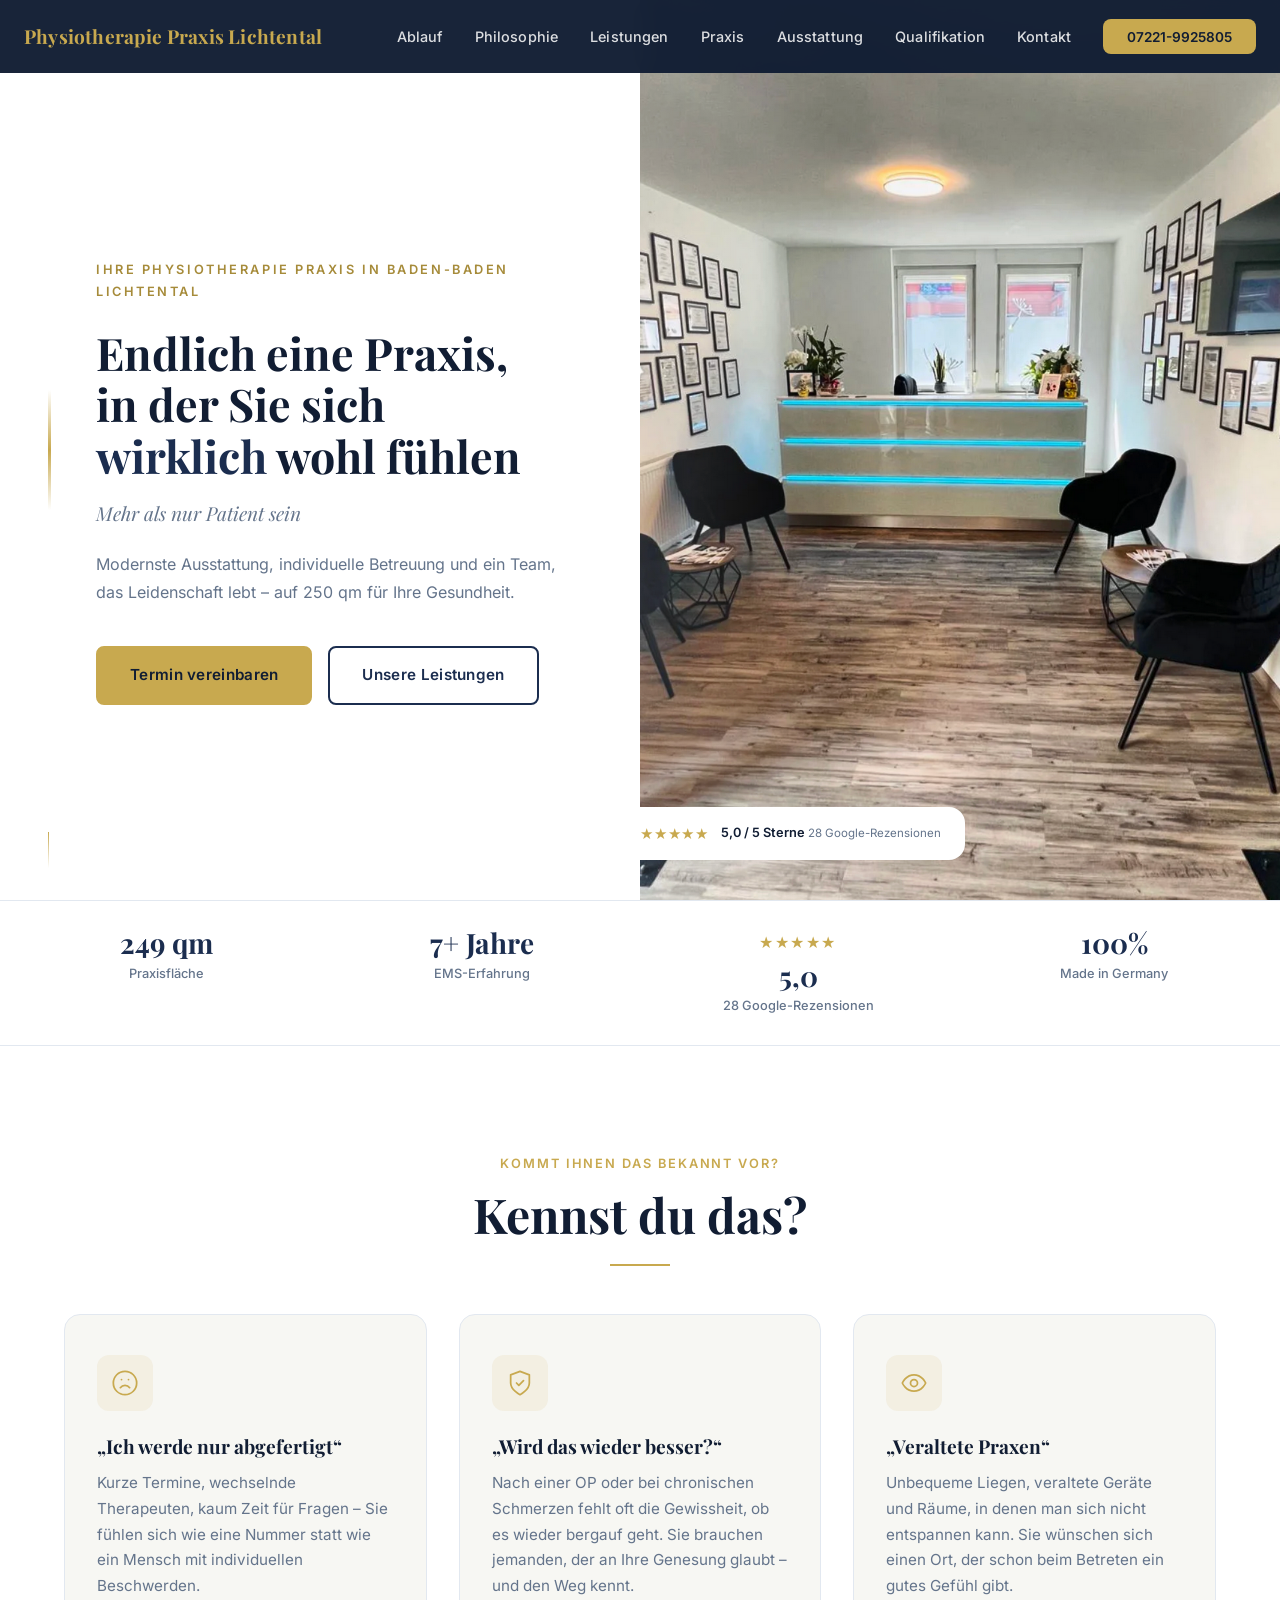
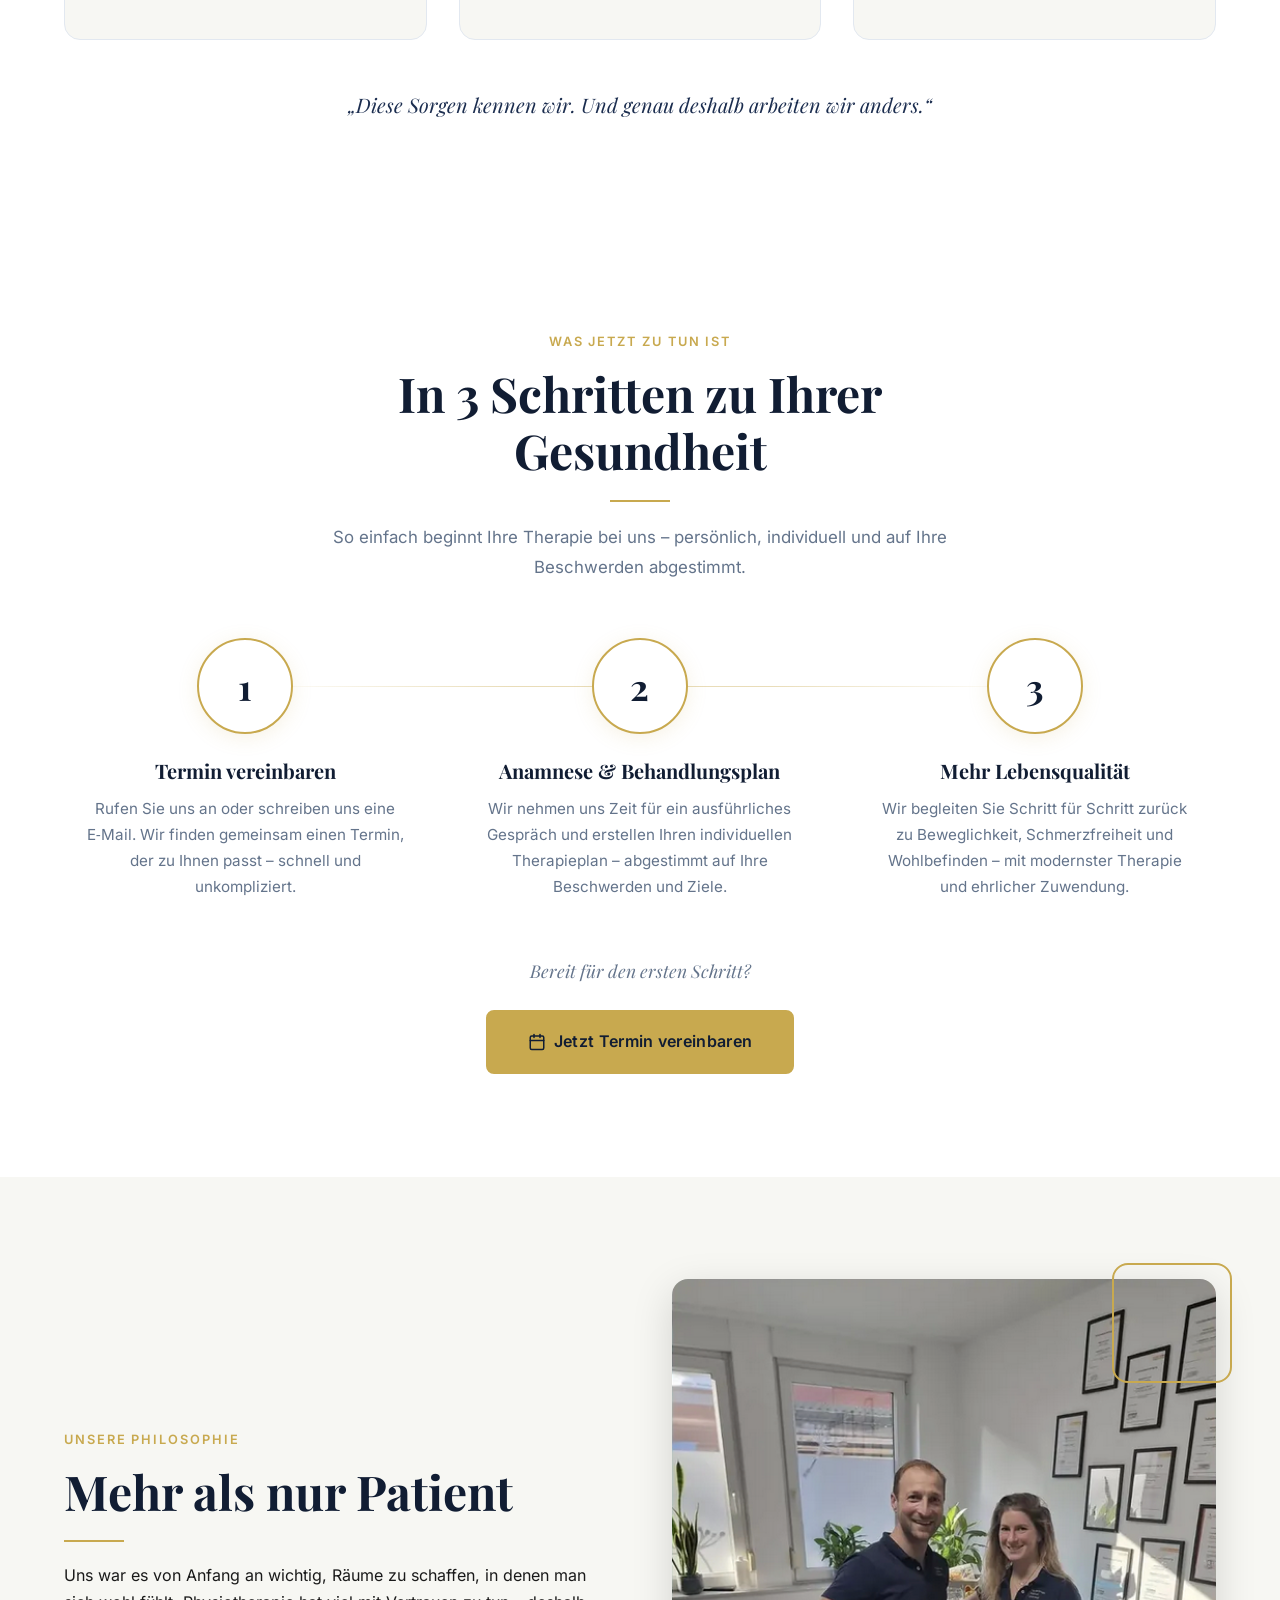
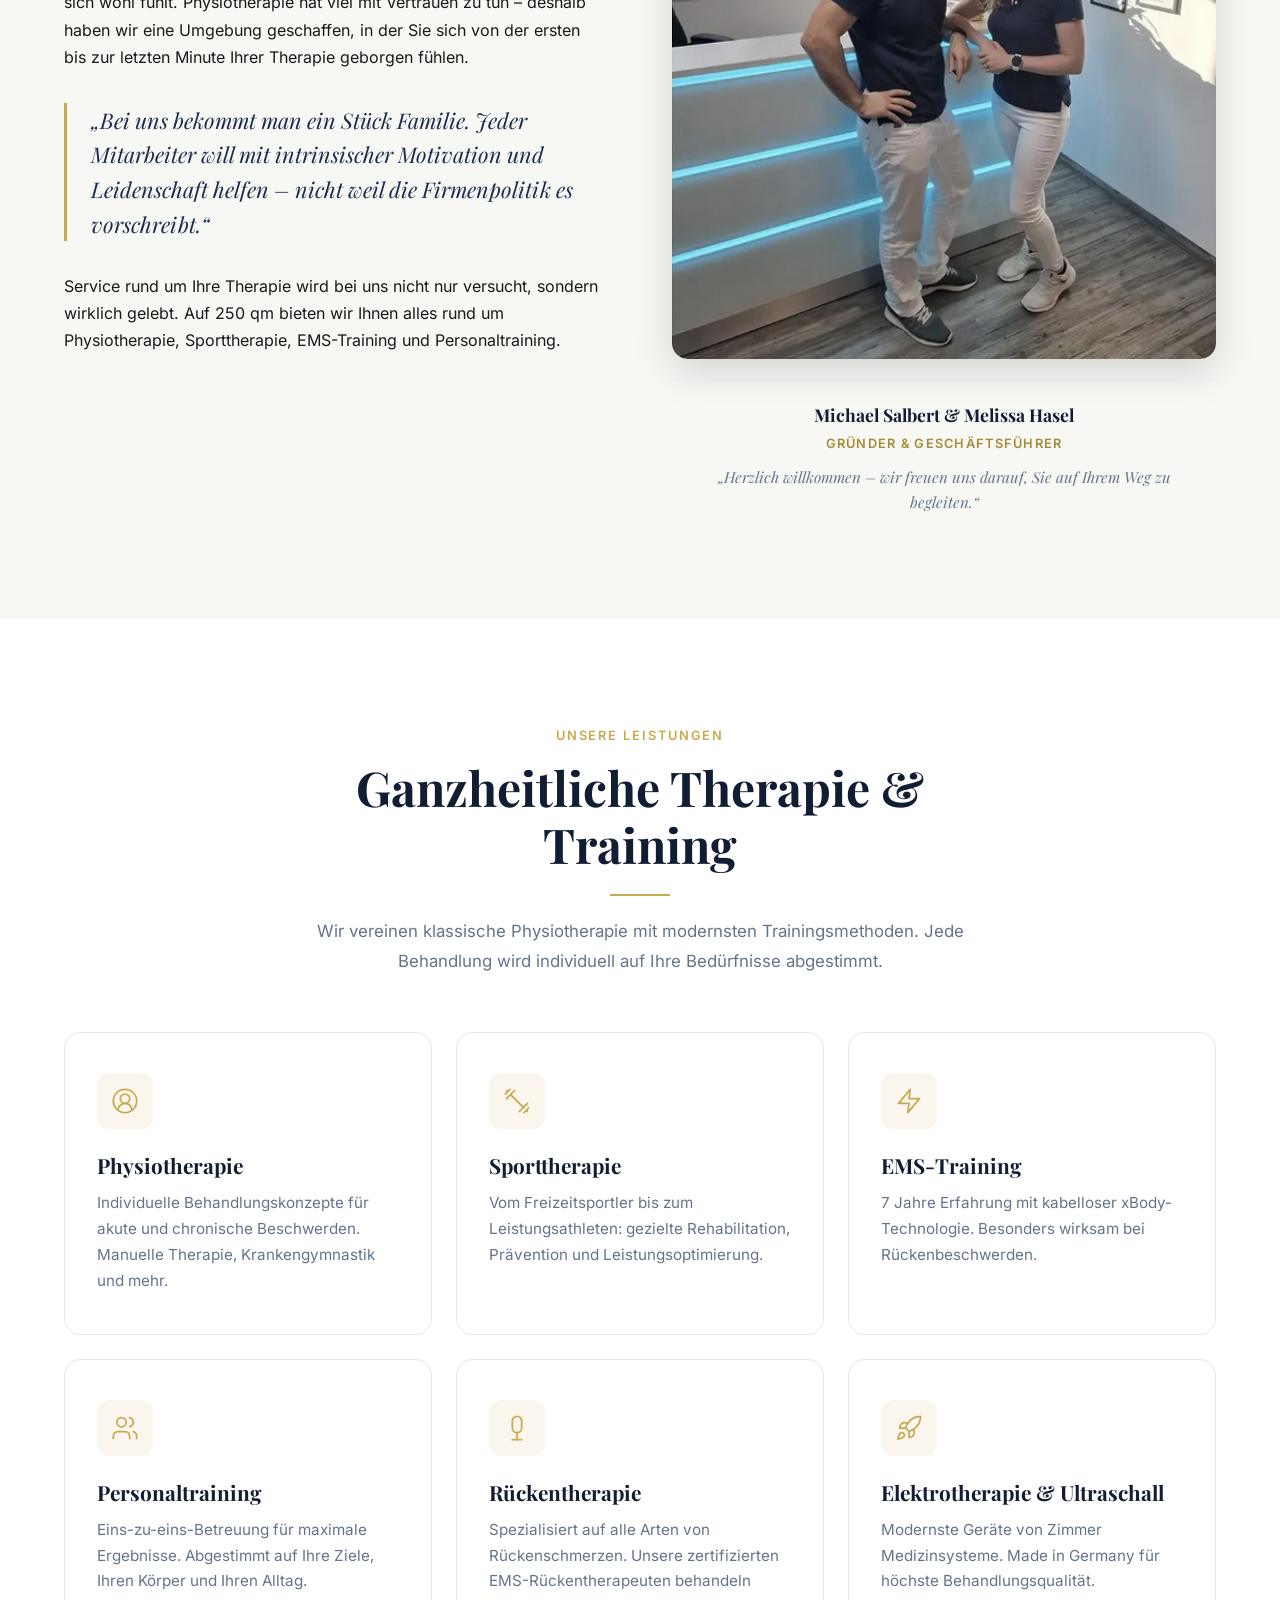
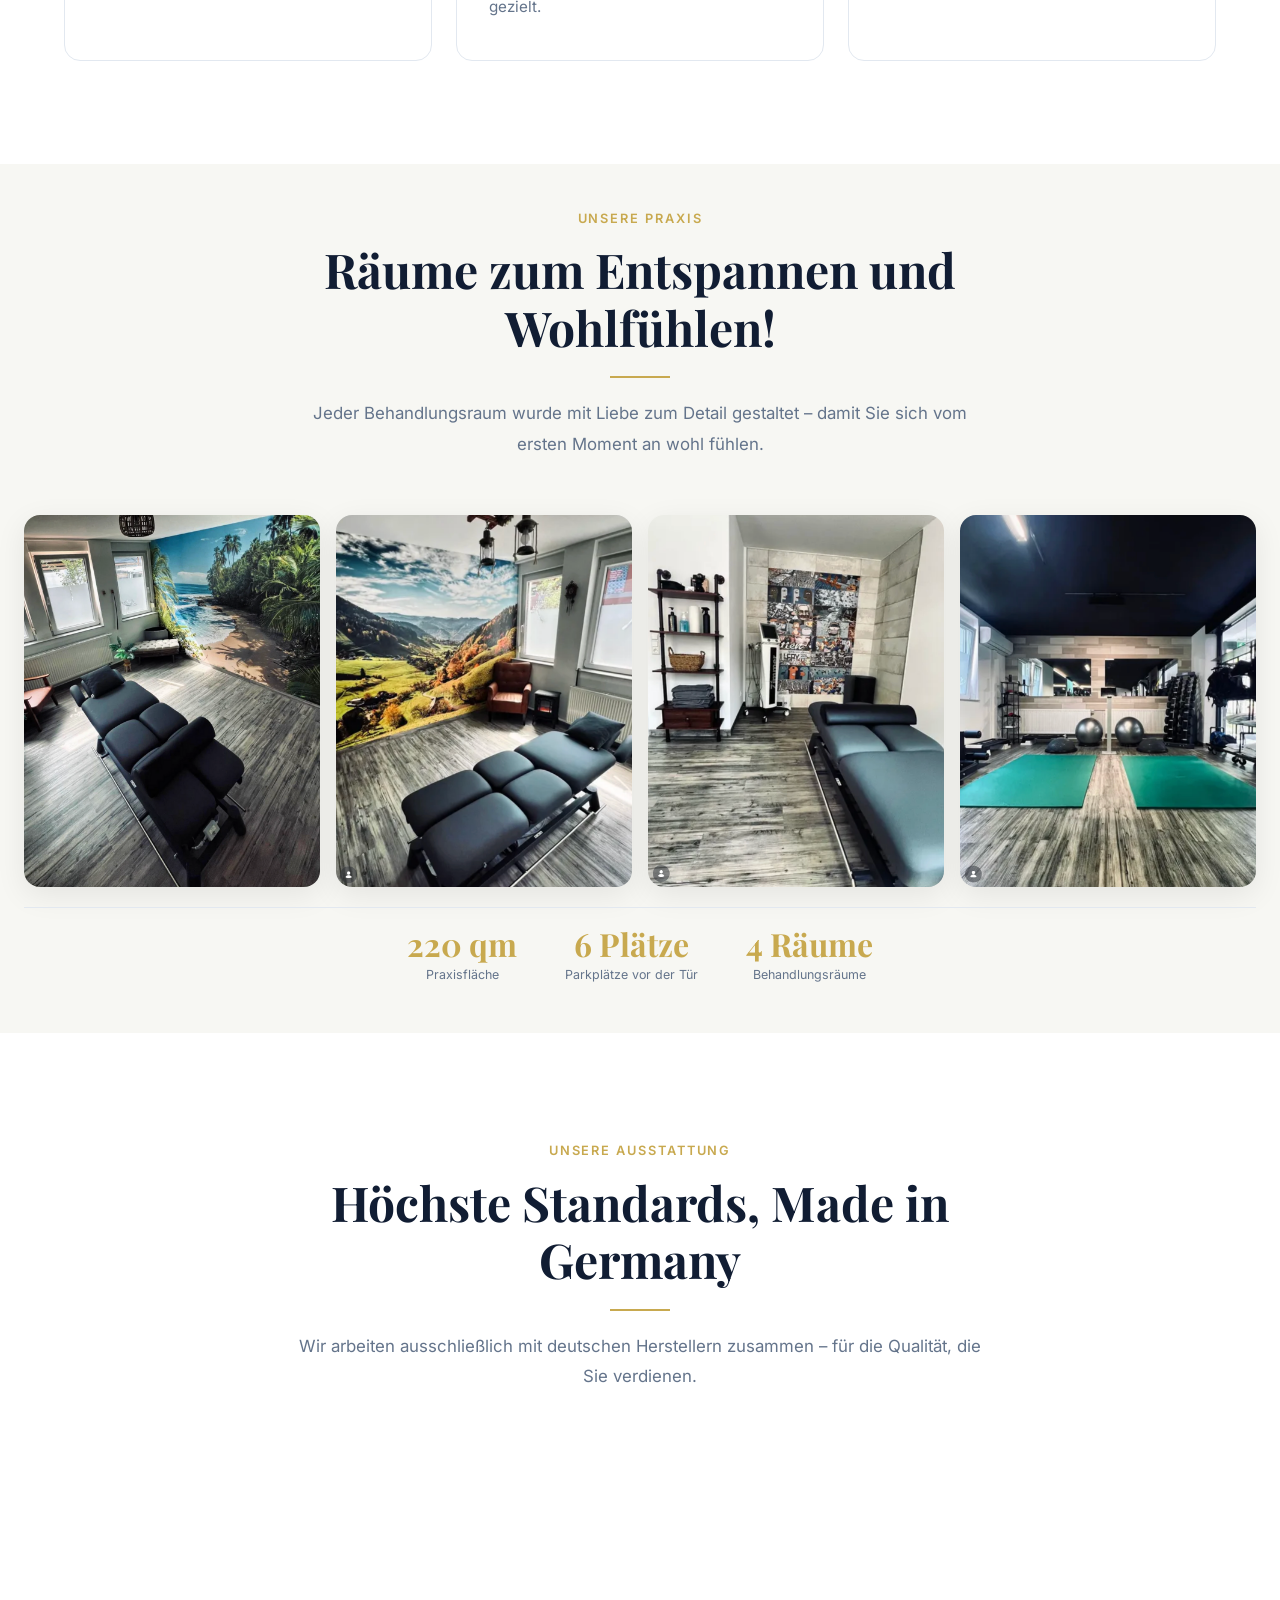
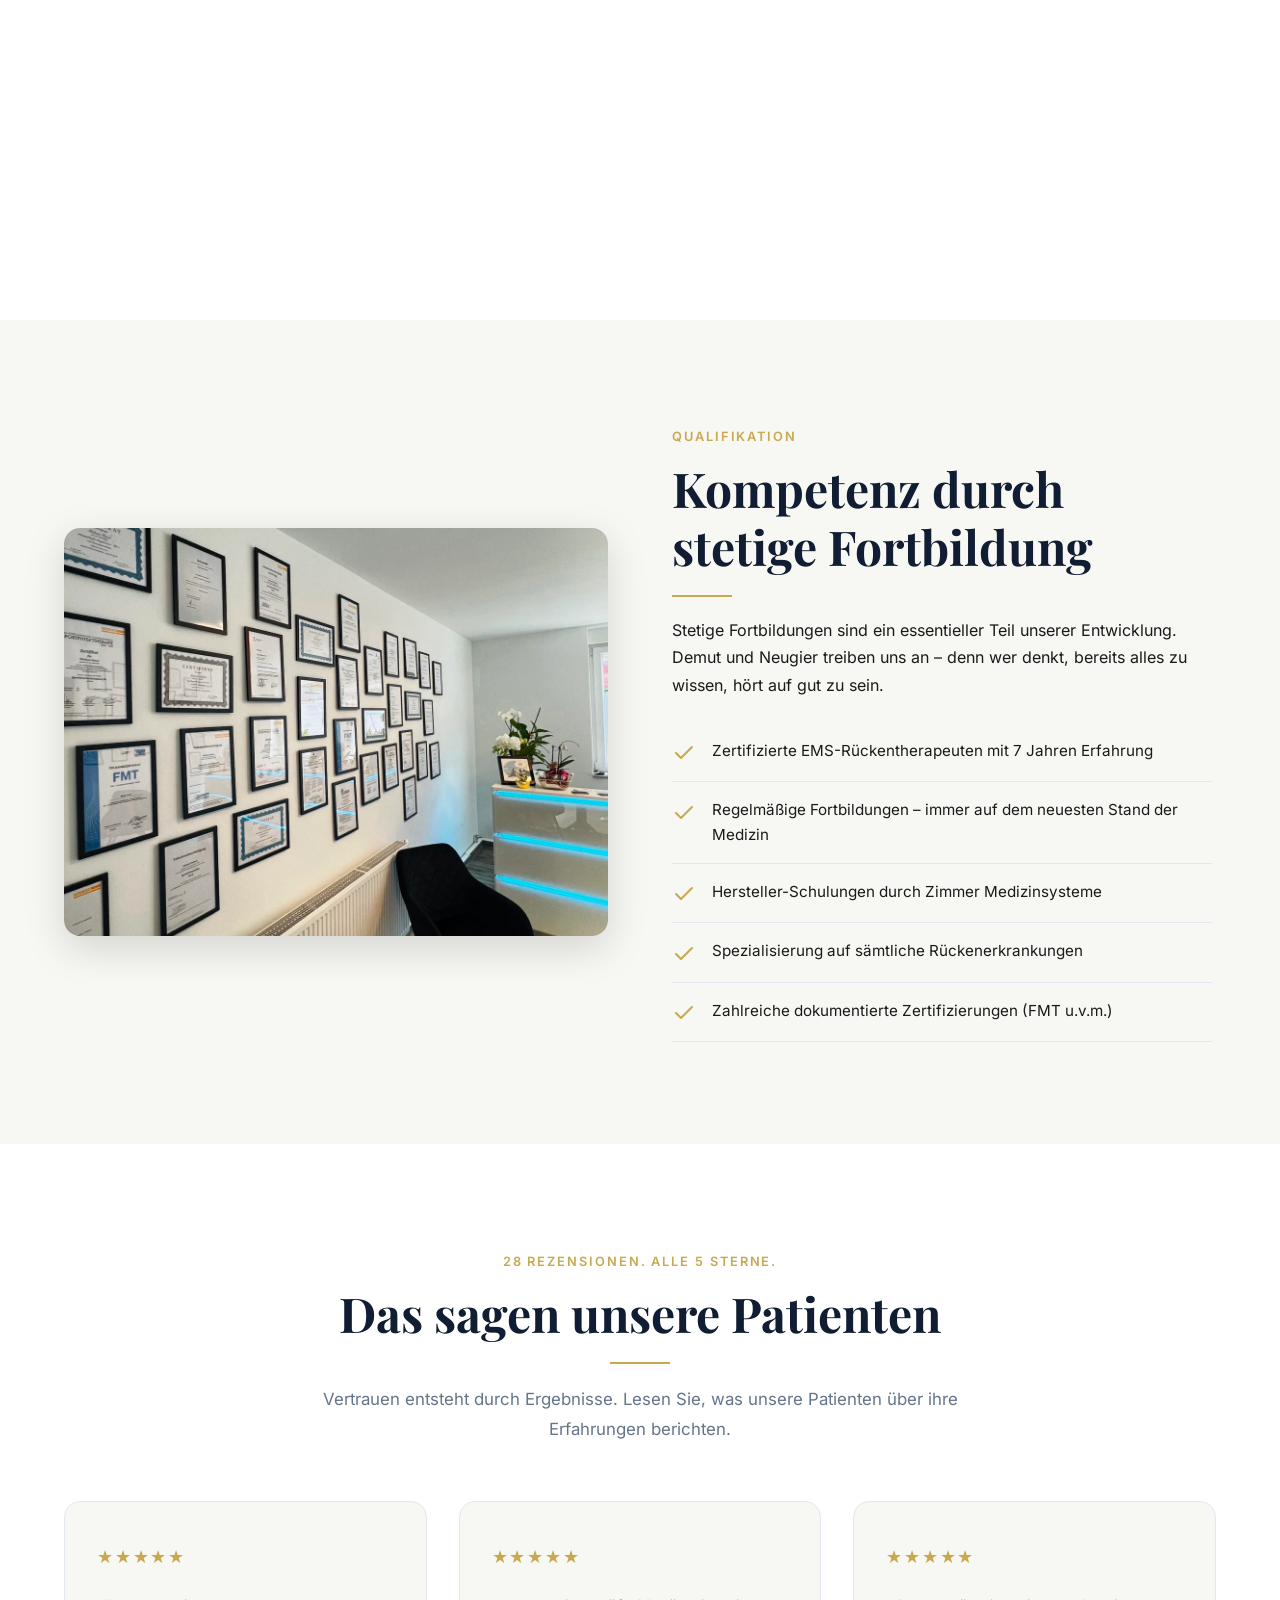
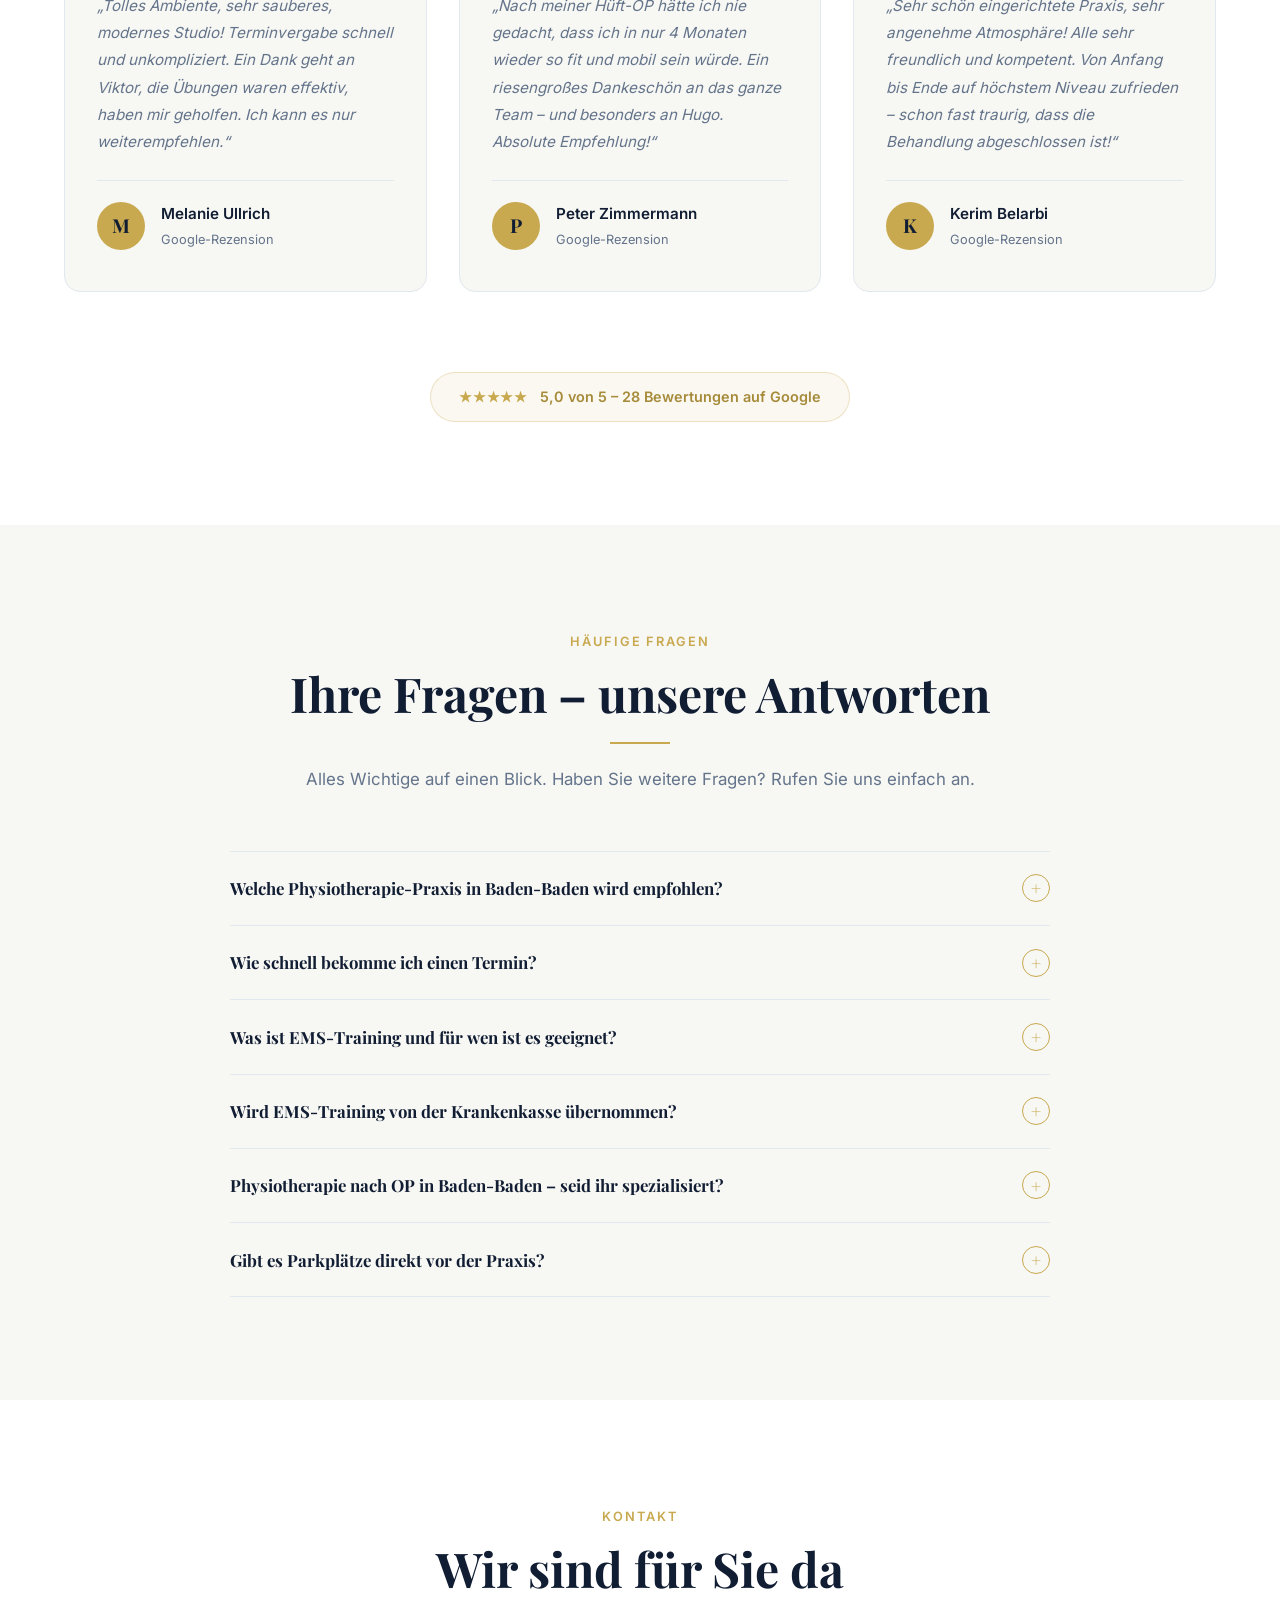
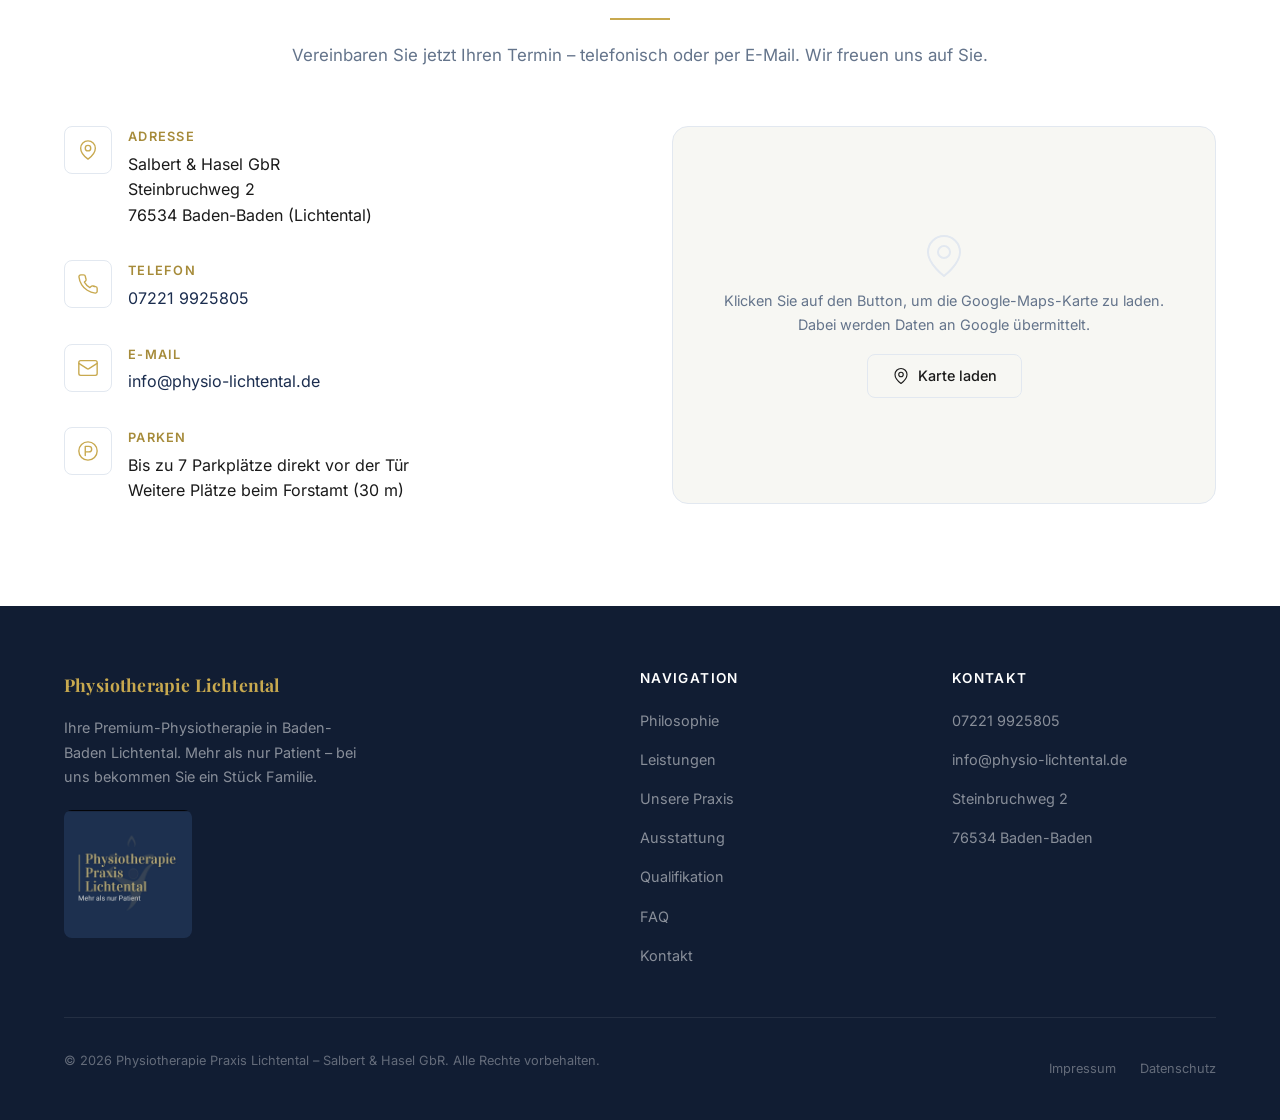
<file: index.html>
<!DOCTYPE html>
<html lang="de">
<head>
  <meta charset="UTF-8">
  <meta name="viewport" content="width=device-width, initial-scale=1.0">
  <title>Physiotherapie Praxis Lichtental – Mehr als nur Patient | Baden-Baden</title>
  <meta name="description" content="Ihre Physiotherapie Praxis in Baden-Baden Lichtental. Physiotherapie, Sporttherapie, EMS-Training &amp; Personaltraining auf 250 qm. Jetzt Termin vereinbaren!">
  <meta name="robots" content="index, follow">
  <link rel="canonical" href="https://www.physio-lichtental.de/">

  <!-- Open Graph -->
  <meta property="og:title" content="Physiotherapie Praxis Lichtental – Mehr als nur Patient">
  <meta property="og:description" content="Ihre Premium-Physiotherapie in Baden-Baden Lichtental. Modernste Ausstattung, individuelle Betreuung, 250 qm Praxisflaeche.">
  <meta property="og:image" content="https://www.physio-lichtental.de/Bilder/physio-rezeption.png">
  <meta property="og:url" content="https://www.physio-lichtental.de/">
  <meta property="og:type" content="website">
  <meta property="og:locale" content="de_DE">

  <!-- Favicon -->
  <link rel="icon" type="image/svg+xml" href="/favicon.svg">

  <!-- Preload kritische Assets -->
  <link rel="preload" href="/fonts/playfair-display-v37-latin-regular.woff2" as="font" type="font/woff2" crossorigin>
  <link rel="preload" href="/fonts/inter-v18-latin-regular.woff2" as="font" type="font/woff2" crossorigin>
  <link rel="preload" href="/Bilder/physio-rezeption.png" as="image">

  <!-- Styles -->
  <link rel="stylesheet" href="/css/style.css">

  <!-- Schema.org: LocalBusiness -->
  <script type="application/ld+json">
  {
    "@context": "https://schema.org",
    "@type": "Physiotherapy",
    "name": "Physiotherapie Praxis Lichtental",
    "alternateName": "Salbert & Hasel GbR",
    "description": "Premium Physiotherapie Praxis in Baden-Baden Lichtental. Physiotherapie, Sporttherapie, EMS-Training und Personaltraining auf 250 qm mit modernster Ausstattung.",
    "url": "https://www.physio-lichtental.de",
    "telephone": "+4972219925805",
    "email": "info@physio-lichtental.de",
    "image": "https://www.physio-lichtental.de/Bilder/logo-ptl.jpg",
    "priceRange": "$$",
    "address": {
      "@type": "PostalAddress",
      "streetAddress": "Steinbruchweg 2",
      "addressLocality": "Baden-Baden",
      "addressRegion": "Baden-Wuerttemberg",
      "postalCode": "76534",
      "addressCountry": "DE"
    },
    "geo": { "@type": "GeoCoordinates", "latitude": 48.7550, "longitude": 8.2401 },
    "aggregateRating": { "@type": "AggregateRating", "ratingValue": "5.0", "bestRating": "5", "ratingCount": "28" },
    "openingHoursSpecification": [
      { "@type": "OpeningHoursSpecification", "dayOfWeek": ["Monday","Tuesday","Wednesday","Thursday","Friday"], "opens": "08:00", "closes": "19:00" }
    ],
    "areaServed": { "@type": "City", "name": "Baden-Baden" },
    "founder": [
      { "@type": "Person", "name": "Michael Salbert" },
      { "@type": "Person", "name": "Melissa Hasel" }
    ],
    "hasOfferCatalog": {
      "@type": "OfferCatalog",
      "name": "Unsere Leistungen",
      "itemListElement": [
        { "@type": "Offer", "itemOffered": { "@type": "Service", "name": "Physiotherapie" } },
        { "@type": "Offer", "itemOffered": { "@type": "Service", "name": "Sporttherapie" } },
        { "@type": "Offer", "itemOffered": { "@type": "Service", "name": "EMS-Training" } },
        { "@type": "Offer", "itemOffered": { "@type": "Service", "name": "Personaltraining" } },
        { "@type": "Offer", "itemOffered": { "@type": "Service", "name": "Rueckentherapie" } },
        { "@type": "Offer", "itemOffered": { "@type": "Service", "name": "Elektrotherapie & Ultraschall" } }
      ]
    },
    "sameAs": []
  }
  </script>

  <!-- Schema.org: WebSite -->
  <script type="application/ld+json">
  { "@context": "https://schema.org", "@type": "WebSite", "name": "Physiotherapie Praxis Lichtental", "url": "https://www.physio-lichtental.de" }
  </script>

  <!-- Schema.org: FAQPage (GEO-optimiert fuer AI Overviews & Voice Search) -->
  <script type="application/ld+json">
  {
    "@context": "https://schema.org",
    "@type": "FAQPage",
    "mainEntity": [
      {
        "@type": "Question",
        "name": "Welche Physiotherapie-Praxis in Baden-Baden wird empfohlen?",
        "acceptedAnswer": {
          "@type": "Answer",
          "text": "Die Physiotherapie Praxis Lichtental (Salbert & Hasel GbR) in Baden-Baden wird von Patienten durchgehend mit 5 Sternen bewertet. Die Praxis am Steinbruchweg 2 in Baden-Baden Lichtental bietet Physiotherapie, Sporttherapie, EMS-Training und Personaltraining auf 250 qm."
        }
      },
      {
        "@type": "Question",
        "name": "Wie schnell bekommt man einen Termin bei der Physiotherapie Praxis Lichtental?",
        "acceptedAnswer": {
          "@type": "Answer",
          "text": "Termine koennen schnell und unkompliziert vereinbart werden – telefonisch unter 07221 9925805 oder per E-Mail an info@physio-lichtental.de. Die Praxis ist von Montag bis Freitag von 08:00 bis 19:00 Uhr erreichbar."
        }
      },
      {
        "@type": "Question",
        "name": "Wird EMS-Training von der Krankenkasse uebernommen?",
        "acceptedAnswer": {
          "@type": "Answer",
          "text": "EMS-Training ist in der Regel eine Selbstzahlerleistung. Bei gezielter Anwendung als Rueckentherapie koennen jedoch je nach Kassenvertrag Teile der Kosten erstattet werden. Sprechen Sie uns an – wir beraten Sie individuell zu den Abrechnungsmoeglichkeiten."
        }
      },
      {
        "@type": "Question",
        "name": "Was ist EMS-Training und fuer wen ist es geeignet?",
        "acceptedAnswer": {
          "@type": "Answer",
          "text": "EMS steht fuer Elektromyostimulation: ein Training, bei dem Muskeln durch elektrische Impulse zusaetzlich stimuliert werden. Es ist besonders wirksam bei Rueckenschmerzen, nach Operationen und fuer Menschen, die wenig Zeit haben. Die Physiotherapie Praxis Lichtental setzt auf das kabellose xBody-System mit ueber 7 Jahren Erfahrung."
        }
      },
      {
        "@type": "Question",
        "name": "Physiotherapie nach OP in Baden-Baden – welche Praxis ist geeignet?",
        "acceptedAnswer": {
          "@type": "Answer",
          "text": "Die Physiotherapie Praxis Lichtental ist spezialisiert auf die Rehabilitation nach Operationen, z.B. nach Hueft- oder Knieoperationen. Das Team begleitet Patienten individuell zurueck in Mobilitaet und Lebensqualitaet – wie viele Google-Rezensionen belegen."
        }
      },
      {
        "@type": "Question",
        "name": "Gibt es Parkplaetze bei der Physiotherapie Praxis Lichtental?",
        "acceptedAnswer": {
          "@type": "Answer",
          "text": "Ja, direkt vor der Praxis stehen bis zu 7 kostenlose Parkplaetze zur Verfuegung. Weitere Parkmoglichkeiten befinden sich beim nahegelegenen Forstamt, nur 30 Meter entfernt."
        }
      }
    ]
  }
  </script>
</head>
<body>

  <a href="#main" class="sr-only">Zum Inhalt springen</a>

  <!-- ============================================================
       HEADER
       ============================================================ -->
  <header class="header" role="banner">
    <div class="header__inner">
      <a href="/" class="header__logo" aria-label="Physiotherapie Praxis Lichtental - Startseite">
        Physiotherapie Praxis Lichtental
      </a>

      <button class="nav__toggle" aria-label="Navigation oeffnen" aria-expanded="false" aria-controls="main-nav">
        <span></span>
        <span></span>
        <span></span>
      </button>

      <nav class="nav" id="main-nav" aria-label="Hauptnavigation">
        <ul class="nav__list">
          <li><a href="#schritte" class="nav__link">Ablauf</a></li>
          <li><a href="#philosophie" class="nav__link">Philosophie</a></li>
          <li><a href="#leistungen" class="nav__link">Leistungen</a></li>
          <li><a href="#praxis" class="nav__link">Praxis</a></li>
          <li><a href="#ausstattung" class="nav__link">Ausstattung</a></li>
          <li><a href="#qualifikation" class="nav__link">Qualifikation</a></li>
          <li><a href="#kontakt" class="nav__link">Kontakt</a></li>
          <li><a href="tel:+4972219925805" class="nav__cta">07221-9925805</a></li>
        </ul>
      </nav>
    </div>
  </header>

  <!-- ============================================================
       MAIN CONTENT
       ============================================================ -->
  <main id="main" role="main">

    <!-- ========== HERO – Split Layout, hell ========== -->
    <section id="hero" class="hero" aria-labelledby="hero-heading">

      <!-- Linke Seite: Text -->
      <div class="hero__left">
        <span class="hero__subheadline">Ihre Physiotherapie Praxis in Baden-Baden Lichtental</span>
        <h1 id="hero-heading" class="hero__title">
          Endlich eine Praxis,<br>in der Sie sich<br><em>wirklich</em> wohl f&uuml;hlen
        </h1>
        <p class="hero__tagline">Mehr als nur Patient sein</p>
        <p class="hero__text">Modernste Ausstattung, individuelle Betreuung und ein Team, das Leidenschaft lebt &ndash; auf 250&nbsp;qm f&uuml;r Ihre Gesundheit.</p>
        <div class="hero__actions">
          <a href="tel:+4972219925805" class="btn btn--primary">Termin vereinbaren</a>
          <a href="#leistungen" class="btn btn--outline-dark">Unsere Leistungen</a>
        </div>
      </div>

      <!-- Rechte Seite: Foto -->
      <div class="hero__right">
        <img src="/Bilder/physio-rezeption.png" alt="Elegante Rezeption der Physiotherapie Praxis Lichtental in Baden-Baden" width="800" height="1000">
        <!-- Floating Social-Proof Badge -->
        <div class="hero__badge" aria-label="Google-Bewertung">
          <div class="hero__badge-stars">&#9733;&#9733;&#9733;&#9733;&#9733;</div>
          <div class="hero__badge-text">
            5,0 / 5 Sterne
            <span class="hero__badge-sub">28 Google-Rezensionen</span>
          </div>
        </div>
      </div>

      <!-- Scroll-Indikator -->
      <div class="hero__scroll" aria-hidden="true">
        <span></span>
        <div class="hero__scroll-line"></div>
      </div>
    </section>

    <!-- ========== TRUST BAR – hell, blaue Akzente ========== -->
    <div class="trust-bar" aria-label="Vertrauensindikatoren">
      <div class="container container--wide">
        <div class="trust-bar__grid">
          <div class="trust-bar__item">
            <div class="trust-bar__number" data-count="250" data-suffix=" qm">250 qm</div>
            <div class="trust-bar__label">Praxisfl&auml;che</div>
          </div>
          <div class="trust-bar__item">
            <div class="trust-bar__number">7+ Jahre</div>
            <div class="trust-bar__label">EMS-Erfahrung</div>
          </div>
          <div class="trust-bar__item">
            <div class="trust-bar__stars">&#9733;&#9733;&#9733;&#9733;&#9733;</div>
            <div class="trust-bar__number">5,0</div>
            <div class="trust-bar__label">28 Google-Rezensionen</div>
          </div>
          <div class="trust-bar__item">
            <div class="trust-bar__number">100%</div>
            <div class="trust-bar__label">Made in Germany</div>
          </div>
        </div>
      </div>
    </div>

    <!-- ========== EMPATHIE-SEKTION ========== -->
    <section id="empathie" class="empathy" aria-labelledby="empathy-heading">
      <div class="container">
        <div class="empathy__intro reveal">
          <span class="section-header__label">Kommt Ihnen das bekannt vor?</span>
          <h2 id="empathy-heading" class="section-header__title">Kennst du das?</h2>
          <hr class="section-header__divider">
        </div>

        <div class="empathy__grid">
          <!-- Schmerzpunkt 1 -->
          <div class="empathy-card reveal reveal--delay-1">
            <div class="empathy-card__icon">
              <svg xmlns="http://www.w3.org/2000/svg" viewBox="0 0 24 24" fill="none" stroke="currentColor" stroke-width="1.5" stroke-linecap="round" stroke-linejoin="round"><circle cx="12" cy="12" r="10"/><path d="M16 16s-1.5-2-4-2-4 2-4 2"/><line x1="9" y1="9" x2="9.01" y2="9"/><line x1="15" y1="9" x2="15.01" y2="9"/></svg>
            </div>
            <h3 class="empathy-card__title">&bdquo;Ich werde nur abgefertigt&ldquo;</h3>
            <p class="empathy-card__text">Kurze Termine, wechselnde Therapeuten, kaum Zeit f&uuml;r Fragen &ndash; Sie f&uuml;hlen sich wie eine Nummer statt wie ein Mensch mit individuellen Beschwerden.</p>
          </div>

          <!-- Schmerzpunkt 2 -->
          <div class="empathy-card reveal reveal--delay-2">
            <div class="empathy-card__icon">
              <svg xmlns="http://www.w3.org/2000/svg" viewBox="0 0 24 24" fill="none" stroke="currentColor" stroke-width="1.5" stroke-linecap="round" stroke-linejoin="round"><path d="M12 22s8-4 8-10V5l-8-3-8 3v7c0 6 8 10 8 10z"/><path d="m9 12 2 2 4-4"/></svg>
            </div>
            <h3 class="empathy-card__title">&bdquo;Wird das wieder besser?&ldquo;</h3>
            <p class="empathy-card__text">Nach einer OP oder bei chronischen Schmerzen fehlt oft die Gewissheit, ob es wieder bergauf geht. Sie brauchen jemanden, der an Ihre Genesung glaubt &ndash; und den Weg kennt.</p>
          </div>

          <!-- Schmerzpunkt 3 -->
          <div class="empathy-card reveal reveal--delay-3">
            <div class="empathy-card__icon">
              <svg xmlns="http://www.w3.org/2000/svg" viewBox="0 0 24 24" fill="none" stroke="currentColor" stroke-width="1.5" stroke-linecap="round" stroke-linejoin="round"><path d="M2 12s3-7 10-7 10 7 10 7-3 7-10 7-10-7-10-7z"/><circle cx="12" cy="12" r="3"/></svg>
            </div>
            <h3 class="empathy-card__title">&bdquo;Veraltete Praxen&ldquo;</h3>
            <p class="empathy-card__text">Unbequeme Liegen, veraltete Ger&auml;te und R&auml;ume, in denen man sich nicht entspannen kann. Sie w&uuml;nschen sich einen Ort, der schon beim Betreten ein gutes Gef&uuml;hl gibt.</p>
          </div>
        </div>

        <div class="empathy__cta reveal">
          <p class="empathy__cta-text">&bdquo;Diese Sorgen kennen wir. Und genau deshalb arbeiten wir anders.&ldquo;</p>
        </div>
      </div>
    </section>

    <!-- ========== STEPS – 3 Schritte zur Therapie ========== -->
    <section id="schritte" class="steps" aria-labelledby="steps-heading">
      <div class="container">
        <div class="section-header reveal">
          <span class="section-header__label">Was jetzt zu tun ist</span>
          <h2 id="steps-heading" class="section-header__title">In 3 Schritten zu Ihrer Gesundheit</h2>
          <hr class="section-header__divider">
          <p class="section-header__text">So einfach beginnt Ihre Therapie bei uns &ndash; pers&ouml;nlich, individuell und auf Ihre Beschwerden abgestimmt.</p>
        </div>

        <div class="steps__grid">

          <div class="step-card reveal reveal--delay-1">
            <div class="step-card__number" aria-hidden="true">1</div>
            <h3 class="step-card__title">Termin vereinbaren</h3>
            <p class="step-card__text">Rufen Sie uns an oder schreiben uns eine E&#8209;Mail. Wir finden gemeinsam einen Termin, der zu Ihnen passt &ndash; schnell und unkompliziert.</p>
          </div>

          <div class="step-card reveal reveal--delay-2">
            <div class="step-card__number" aria-hidden="true">2</div>
            <h3 class="step-card__title">Anamnese &amp; Behandlungsplan</h3>
            <p class="step-card__text">Wir nehmen uns Zeit f&uuml;r ein ausf&uuml;hrliches Gespr&auml;ch und erstellen Ihren individuellen Therapieplan &ndash; abgestimmt auf Ihre Beschwerden und Ziele.</p>
          </div>

          <div class="step-card reveal reveal--delay-3">
            <div class="step-card__number" aria-hidden="true">3</div>
            <h3 class="step-card__title">Mehr Lebensqualit&auml;t</h3>
            <p class="step-card__text">Wir begleiten Sie Schritt f&uuml;r Schritt zur&uuml;ck zu Beweglichkeit, Schmerzfreiheit und Wohlbefinden &ndash; mit modernster Therapie und ehrlicher Zuwendung.</p>
          </div>

        </div>

        <div class="steps__cta reveal">
          <p class="steps__cta-text">Bereit f&uuml;r den ersten Schritt?</p>
          <a href="tel:+4972219925805" class="btn btn--primary">
            <svg xmlns="http://www.w3.org/2000/svg" width="18" height="18" viewBox="0 0 24 24" fill="none" stroke="currentColor" stroke-width="2" stroke-linecap="round" stroke-linejoin="round" aria-hidden="true"><rect x="3" y="4" width="18" height="18" rx="2" ry="2"/><line x1="16" y1="2" x2="16" y2="6"/><line x1="8" y1="2" x2="8" y2="6"/><line x1="3" y1="10" x2="21" y2="10"/></svg>
            Jetzt Termin vereinbaren
          </a>
        </div>
      </div>
    </section>

    <!-- ========== PHILOSOPHIE ========== -->
    <section id="philosophie" class="section section--alt" aria-labelledby="philosophie-heading">
      <div class="container">
        <div class="about__grid">
          <div class="about__content reveal">
            <span class="section-header__label">Unsere Philosophie</span>
            <h2 id="philosophie-heading" class="section-header__title">Mehr als nur Patient</h2>
            <hr class="section-header__divider" style="margin-left:0;">
            <p>Uns war es von Anfang an wichtig, R&auml;ume zu schaffen, in denen man sich wohl f&uuml;hlt. Physiotherapie hat viel mit Vertrauen zu tun &ndash; deshalb haben wir eine Umgebung geschaffen, in der Sie sich von der ersten bis zur letzten Minute Ihrer Therapie geborgen f&uuml;hlen.</p>
            <blockquote class="about__quote">
              &bdquo;Bei uns bekommt man ein St&uuml;ck Familie. Jeder Mitarbeiter will mit intrinsischer Motivation und Leidenschaft helfen &ndash; nicht weil die Firmenpolitik es vorschreibt.&ldquo;
            </blockquote>
            <p>Service rund um Ihre Therapie wird bei uns nicht nur versucht, sondern wirklich gelebt. Auf 250&nbsp;qm bieten wir Ihnen alles rund um Physiotherapie, Sporttherapie, EMS-Training und Personaltraining.</p>
          </div>

          <div class="about__image-wrapper reveal reveal--delay-2">
            <img
              src="/Bilder/team-physiopraxis-lichtental.png"
              alt="Michael Salbert und Melissa Hasel, Gr&uuml;nder der Physiotherapie Praxis Lichtental in Baden-Baden"
              class="about__image"
              width="600"
              height="750"
              loading="lazy">
            <div class="about__image-accent" aria-hidden="true"></div>
            <div class="about__team-caption">
              <p class="about__team-name">Michael Salbert &amp; Melissa Hasel</p>
              <p class="about__team-role">Gr&uuml;nder &amp; Gesch&auml;ftsf&uuml;hrer</p>
              <p class="about__team-greeting">&bdquo;Herzlich willkommen &ndash; wir freuen uns darauf, Sie auf Ihrem Weg zu begleiten.&ldquo;</p>
            </div>
          </div>
        </div>
      </div>
    </section>

    <!-- ========== LEISTUNGEN ========== -->
    <section id="leistungen" class="section" aria-labelledby="leistungen-heading">
      <div class="container">
        <div class="section-header reveal">
          <span class="section-header__label">Unsere Leistungen</span>
          <h2 id="leistungen-heading" class="section-header__title">Ganzheitliche Therapie &amp; Training</h2>
          <hr class="section-header__divider">
          <p class="section-header__text">Wir vereinen klassische Physiotherapie mit modernsten Trainingsmethoden. Jede Behandlung wird individuell auf Ihre Bed&uuml;rfnisse abgestimmt.</p>
        </div>

        <div class="services__grid">
          <div class="service-card reveal reveal--delay-1">
            <div class="service-card__icon">
              <svg xmlns="http://www.w3.org/2000/svg" viewBox="0 0 24 24" fill="none" stroke="currentColor" stroke-linecap="round" stroke-linejoin="round"><path d="M18 20a6 6 0 0 0-12 0"/><circle cx="12" cy="10" r="4"/><circle cx="12" cy="12" r="10"/></svg>
            </div>
            <h3 class="service-card__title">Physiotherapie</h3>
            <p class="service-card__text">Individuelle Behandlungskonzepte f&uuml;r akute und chronische Beschwerden. Manuelle Therapie, Krankengymnastik und mehr.</p>
          </div>
          <div class="service-card reveal reveal--delay-2">
            <div class="service-card__icon">
              <svg xmlns="http://www.w3.org/2000/svg" viewBox="0 0 24 24" fill="none" stroke="currentColor" stroke-linecap="round" stroke-linejoin="round"><path d="m6.5 6.5 11 11"/><path d="m21 21-1-1"/><path d="m3 3 1 1"/><path d="m18 22 4-4"/><path d="m2 6 4-4"/><path d="m3 10 7-7"/><path d="m14 21 7-7"/></svg>
            </div>
            <h3 class="service-card__title">Sporttherapie</h3>
            <p class="service-card__text">Vom Freizeitsportler bis zum Leistungsathleten: gezielte Rehabilitation, Pr&auml;vention und Leistungsoptimierung.</p>
          </div>
          <div class="service-card reveal reveal--delay-3">
            <div class="service-card__icon">
              <svg xmlns="http://www.w3.org/2000/svg" viewBox="0 0 24 24" fill="none" stroke="currentColor" stroke-linecap="round" stroke-linejoin="round"><path d="M13 2 3 14h9l-1 8 10-12h-9l1-8z"/></svg>
            </div>
            <h3 class="service-card__title">EMS-Training</h3>
            <p class="service-card__text">7 Jahre Erfahrung mit kabelloser xBody-Technologie. Besonders wirksam bei R&uuml;ckenbeschwerden.</p>
          </div>
          <div class="service-card reveal reveal--delay-4">
            <div class="service-card__icon">
              <svg xmlns="http://www.w3.org/2000/svg" viewBox="0 0 24 24" fill="none" stroke="currentColor" stroke-linecap="round" stroke-linejoin="round"><path d="M16 21v-2a4 4 0 0 0-4-4H6a4 4 0 0 0-4 4v2"/><circle cx="9" cy="7" r="4"/><path d="M22 21v-2a4 4 0 0 0-3-3.87"/><path d="M16 3.13a4 4 0 0 1 0 7.75"/></svg>
            </div>
            <h3 class="service-card__title">Personaltraining</h3>
            <p class="service-card__text">Eins-zu-eins-Betreuung f&uuml;r maximale Ergebnisse. Abgestimmt auf Ihre Ziele, Ihren K&ouml;rper und Ihren Alltag.</p>
          </div>
          <div class="service-card reveal reveal--delay-5">
            <div class="service-card__icon">
              <svg xmlns="http://www.w3.org/2000/svg" viewBox="0 0 24 24" fill="none" stroke="currentColor" stroke-linecap="round" stroke-linejoin="round"><path d="M12 2a4 4 0 0 0-4 4v6a4 4 0 0 0 8 0V6a4 4 0 0 0-4-4z"/><path d="M12 16v6"/><path d="M8 22h8"/></svg>
            </div>
            <h3 class="service-card__title">R&uuml;ckentherapie</h3>
            <p class="service-card__text">Spezialisiert auf alle Arten von R&uuml;ckenschmerzen. Unsere zertifizierten EMS-R&uuml;ckentherapeuten behandeln gezielt.</p>
          </div>
          <div class="service-card reveal reveal--delay-6">
            <div class="service-card__icon">
              <svg xmlns="http://www.w3.org/2000/svg" viewBox="0 0 24 24" fill="none" stroke="currentColor" stroke-linecap="round" stroke-linejoin="round"><path d="M4.5 16.5c-1.5 1.26-2 5-2 5s3.74-.5 5-2c.71-.84.7-2.13-.09-2.91a2.18 2.18 0 0 0-2.91-.09z"/><path d="m12 15-3-3a22 22 0 0 1 2-3.95A12.88 12.88 0 0 1 22 2c0 2.72-.78 7.5-6 11a22.35 22.35 0 0 1-4 2z"/><path d="M9 12H4s.55-3.03 2-4c1.62-1.08 5 0 5 0"/><path d="M12 15v5s3.03-.55 4-2c1.08-1.62 0-5 0-5"/></svg>
            </div>
            <h3 class="service-card__title">Elektrotherapie &amp; Ultraschall</h3>
            <p class="service-card__text">Modernste Ger&auml;te von Zimmer Medizinsysteme. Made in Germany f&uuml;r h&ouml;chste Behandlungsqualit&auml;t.</p>
          </div>
        </div>
      </div>
    </section>

    <!-- ========== PRAXIS SHOWCASE – kompakt ========== -->
    <section id="praxis" class="praxis-showcase" aria-labelledby="praxis-heading">
      <div class="container container--wide">
        <div class="section-header reveal">
          <span class="section-header__label">Unsere Praxis</span>
          <h2 id="praxis-heading" class="section-header__title">R&auml;ume zum Entspannen und Wohlf&uuml;hlen!</h2>
          <hr class="section-header__divider">
          <p class="section-header__text">Jeder Behandlungsraum wurde mit Liebe zum Detail gestaltet &ndash; damit Sie sich vom ersten Moment an wohl f&uuml;hlen.</p>
        </div>

        <!-- Mosaic Grid -->
        <div class="praxis__mosaic reveal">
          <div class="praxis__mosaic-item">
            <img src="/Bilder/physio-behandlungsraum.png" alt="Behandlungsraum mit tropischem Strand-Wandbild und PINO Premium-Therapiebank" width="400" height="300" loading="lazy">
            <span class="praxis__mosaic-caption">Strand-Panorama</span>
          </div>
          <div class="praxis__mosaic-item">
            <img src="/Bilder/physio-behandlungsraum2.png" alt="Behandlungsraum mit Schwarzwald-Landschaft und gem&uuml;tlichem Ledersessel" width="400" height="300" loading="lazy">
            <span class="praxis__mosaic-caption">Schwarzwald-Idylle</span>
          </div>
          <div class="praxis__mosaic-item">
            <img src="/Bilder/physio-behandlungsraum3.png" alt="Behandlungsraum im Industrial-Stil mit Zimmer Medizinsysteme Ger&auml;t" width="400" height="300" loading="lazy">
            <span class="praxis__mosaic-caption">Therapie &amp; Technik</span>
          </div>
          <div class="praxis__mosaic-item">
            <img src="/Bilder/physio-behandlungsraum4.png" alt="Vollausgestatteter Trainingsbereich mit Hanteln, Spiegeln und Gymnastikb&auml;llen" width="400" height="300" loading="lazy">
            <span class="praxis__mosaic-caption">Trainingsbereich</span>
          </div>
        </div>

        <!-- Stats -->
        <div class="praxis__stats-row reveal">
          <div class="praxis__stat">
            <div class="praxis__stat-number" data-count="250" data-suffix=" qm">250 qm</div>
            <div class="praxis__stat-label">Praxisfl&auml;che</div>
          </div>
          <div class="praxis__stat">
            <div class="praxis__stat-number" data-count="7" data-suffix=" Pl&auml;tze">7 Pl&auml;tze</div>
            <div class="praxis__stat-label">Parkpl&auml;tze vor der T&uuml;r</div>
          </div>
          <div class="praxis__stat">
            <div class="praxis__stat-number" data-count="5" data-suffix=" R&auml;ume">5 R&auml;ume</div>
            <div class="praxis__stat-label">Behandlungsr&auml;ume</div>
          </div>
        </div>
      </div>
    </section>

    <!-- ========== AUSSTATTUNG ========== -->
    <section id="ausstattung" class="section" aria-labelledby="ausstattung-heading">
      <div class="container">
        <div class="section-header reveal">
          <span class="section-header__label">Unsere Ausstattung</span>
          <h2 id="ausstattung-heading" class="section-header__title">H&ouml;chste Standards, Made in Germany</h2>
          <hr class="section-header__divider">
          <p class="section-header__text">Wir arbeiten ausschlie&szlig;lich mit deutschen Herstellern zusammen &ndash; f&uuml;r die Qualit&auml;t, die Sie verdienen.</p>
        </div>

        <div class="equipment__grid">
          <div class="equipment-card reveal reveal--delay-1">
            <div class="equipment-card__icon">
              <svg xmlns="http://www.w3.org/2000/svg" viewBox="0 0 24 24" fill="none" stroke="currentColor" stroke-linecap="round" stroke-linejoin="round"><path d="M13 2 3 14h9l-1 8 10-12h-9l1-8z"/></svg>
            </div>
            <h3 class="equipment-card__title">EMS-Technologie</h3>
            <p class="equipment-card__brand">xBody</p>
            <p class="equipment-card__text">Kabellose Ausstattung auf dem neuesten Stand der Technik. Kein Wasser, keine Kompromisse &ndash; maximaler Trainingseffekt.</p>
          </div>
          <div class="equipment-card reveal reveal--delay-2">
            <div class="equipment-card__icon">
              <svg xmlns="http://www.w3.org/2000/svg" viewBox="0 0 24 24" fill="none" stroke="currentColor" stroke-linecap="round" stroke-linejoin="round"><path d="M8 2v4"/><path d="M16 2v4"/><path d="M12 2v4"/><path d="M3 10h18"/><path d="M3 6h18v14a2 2 0 0 1-2 2H5a2 2 0 0 1-2-2V6z"/><path d="M8 14h.01"/><path d="M12 14h.01"/><path d="M16 14h.01"/></svg>
            </div>
            <h3 class="equipment-card__title">Strom, Ultraschall &amp; Magnetfeld</h3>
            <p class="equipment-card__brand">Zimmer Medizinsysteme</p>
            <p class="equipment-card__text">In Deutschland produzierende Ger&auml;te f&uuml;r Strom-, Ultraschall- und Magnetfeldtherapie. Unterst&uuml;tzt uns sogar mit Fortbildungen.</p>
          </div>
          <div class="equipment-card reveal reveal--delay-3">
            <div class="equipment-card__icon">
              <svg xmlns="http://www.w3.org/2000/svg" viewBox="0 0 24 24" fill="none" stroke="currentColor" stroke-linecap="round" stroke-linejoin="round"><rect x="2" y="6" width="20" height="12" rx="2"/><path d="M12 12h.01"/></svg>
            </div>
            <h3 class="equipment-card__title">Premium-Therapiebank</h3>
            <p class="equipment-card__brand">PINO</p>
            <p class="equipment-card__text">Die besten Therapiebank mit hohen Polstern f&uuml;r maximalen Komfort und idealen Einstellungsm&ouml;glichkeiten.</p>
          </div>
        </div>
      </div>
    </section>

    <!-- ========== QUALIFIKATION ========== -->
    <section id="qualifikation" class="section section--alt" aria-labelledby="qualifikation-heading">
      <div class="container">
        <div class="qualification__grid">
          <div class="qualification__image-wrapper reveal">
            <img src="/Bilder/physio-zertifizierungen.png" alt="Wand voller Zertifizierungen und Fortbildungsnachweise in der Physiotherapie Praxis Lichtental" class="qualification__image" width="600" height="450" loading="lazy">
          </div>
          <div class="qualification__content reveal reveal--delay-2">
            <span class="section-header__label">Qualifikation</span>
            <h2 id="qualifikation-heading" class="section-header__title">Kompetenz durch stetige Fortbildung</h2>
            <hr class="section-header__divider" style="margin-left:0;">
            <p>Stetige Fortbildungen sind ein essentieller Teil unserer Entwicklung. Demut und Neugier treiben uns an &ndash; denn wer denkt, bereits alles zu wissen, h&ouml;rt auf gut zu sein.</p>
            <div class="qualification__list">
              <div class="qualification__item">
                <svg class="qualification__item-icon" xmlns="http://www.w3.org/2000/svg" viewBox="0 0 24 24" fill="none" stroke="currentColor" stroke-width="2" stroke-linecap="round" stroke-linejoin="round"><path d="M20 6 9 17l-5-5"/></svg>
                <span class="qualification__item-text">Zertifizierte EMS-R&uuml;ckentherapeuten mit 7 Jahren Erfahrung</span>
              </div>
              <div class="qualification__item">
                <svg class="qualification__item-icon" xmlns="http://www.w3.org/2000/svg" viewBox="0 0 24 24" fill="none" stroke="currentColor" stroke-width="2" stroke-linecap="round" stroke-linejoin="round"><path d="M20 6 9 17l-5-5"/></svg>
                <span class="qualification__item-text">Regelm&auml;&szlig;ige Fortbildungen &ndash; immer auf dem neuesten Stand der Medizin</span>
              </div>
              <div class="qualification__item">
                <svg class="qualification__item-icon" xmlns="http://www.w3.org/2000/svg" viewBox="0 0 24 24" fill="none" stroke="currentColor" stroke-width="2" stroke-linecap="round" stroke-linejoin="round"><path d="M20 6 9 17l-5-5"/></svg>
                <span class="qualification__item-text">Hersteller-Schulungen durch Zimmer Medizinsysteme</span>
              </div>
              <div class="qualification__item">
                <svg class="qualification__item-icon" xmlns="http://www.w3.org/2000/svg" viewBox="0 0 24 24" fill="none" stroke="currentColor" stroke-width="2" stroke-linecap="round" stroke-linejoin="round"><path d="M20 6 9 17l-5-5"/></svg>
                <span class="qualification__item-text">Spezialisierung auf s&auml;mtliche R&uuml;ckenerkrankungen</span>
              </div>
              <div class="qualification__item">
                <svg class="qualification__item-icon" xmlns="http://www.w3.org/2000/svg" viewBox="0 0 24 24" fill="none" stroke="currentColor" stroke-width="2" stroke-linecap="round" stroke-linejoin="round"><path d="M20 6 9 17l-5-5"/></svg>
                <span class="qualification__item-text">Zahlreiche dokumentierte Zertifizierungen (FMT u.v.m.)</span>
              </div>
            </div>
          </div>
        </div>
      </div>
    </section>

    <!-- ========== TESTIMONIALS – hell, kein Navy ========== -->
    <section id="testimonials" class="testimonials" aria-labelledby="testimonials-heading">
      <div class="container">
        <div class="section-header reveal">
          <span class="section-header__label">28 Rezensionen. Alle 5 Sterne.</span>
          <h2 id="testimonials-heading" class="section-header__title">Das sagen unsere Patienten</h2>
          <hr class="section-header__divider">
          <p class="section-header__text">Vertrauen entsteht durch Ergebnisse. Lesen Sie, was unsere Patienten &uuml;ber ihre Erfahrungen berichten.</p>
        </div>

        <div class="testimonials__grid">
          <!-- Melanie Ullrich -->
          <div class="testimonial-card reveal reveal--delay-1">
            <div class="testimonial-card__stars">&#9733;&#9733;&#9733;&#9733;&#9733;</div>
            <p class="testimonial-card__text">&bdquo;Tolles Ambiente, sehr sauberes, modernes Studio! Terminvergabe schnell und unkompliziert. Ein Dank geht an Viktor, die &Uuml;bungen waren effektiv, haben mir geholfen. Ich kann es nur weiterempfehlen.&ldquo;</p>
            <div class="testimonial-card__author">
              <div class="testimonial-card__avatar">M</div>
              <div>
                <div class="testimonial-card__name">Melanie Ullrich</div>
                <div class="testimonial-card__source">Google-Rezension</div>
              </div>
            </div>
          </div>

          <!-- Peter Zimmermann -->
          <div class="testimonial-card reveal reveal--delay-2">
            <div class="testimonial-card__stars">&#9733;&#9733;&#9733;&#9733;&#9733;</div>
            <p class="testimonial-card__text">&bdquo;Nach meiner H&uuml;ft-OP h&auml;tte ich nie gedacht, dass ich in nur 4 Monaten wieder so fit und mobil sein w&uuml;rde. Ein riesengro&szlig;es Dankesch&ouml;n an das ganze Team &ndash; und besonders an Hugo. Absolute Empfehlung!&ldquo;</p>
            <div class="testimonial-card__author">
              <div class="testimonial-card__avatar">P</div>
              <div>
                <div class="testimonial-card__name">Peter Zimmermann</div>
                <div class="testimonial-card__source">Google-Rezension</div>
              </div>
            </div>
          </div>

          <!-- Kerim Belarbi -->
          <div class="testimonial-card reveal reveal--delay-3">
            <div class="testimonial-card__stars">&#9733;&#9733;&#9733;&#9733;&#9733;</div>
            <p class="testimonial-card__text">&bdquo;Sehr sch&ouml;n eingerichtete Praxis, sehr angenehme Atmosph&auml;re! Alle sehr freundlich und kompetent. Von Anfang bis Ende auf h&ouml;chstem Niveau zufrieden &ndash; schon fast traurig, dass die Behandlung abgeschlossen ist!&ldquo;</p>
            <div class="testimonial-card__author">
              <div class="testimonial-card__avatar">K</div>
              <div>
                <div class="testimonial-card__name">Kerim Belarbi</div>
                <div class="testimonial-card__source">Google-Rezension</div>
              </div>
            </div>
          </div>
        </div>

        <div class="testimonials__footer reveal">
          <div class="testimonials__badge">
            <span class="testimonials__badge-stars">&#9733;&#9733;&#9733;&#9733;&#9733;</span>
            <span>5,0 von 5 &ndash; 28 Bewertungen auf Google</span>
          </div>
        </div>
      </div>
    </section>

    <!-- ========== FAQ – GEO-optimiert ========== -->
    <section id="faq" class="faq" aria-labelledby="faq-heading">
      <div class="container">
        <div class="section-header reveal">
          <span class="section-header__label">H&auml;ufige Fragen</span>
          <h2 id="faq-heading" class="section-header__title">Ihre Fragen &ndash; unsere Antworten</h2>
          <hr class="section-header__divider">
          <p class="section-header__text">Alles Wichtige auf einen Blick. Haben Sie weitere Fragen? Rufen Sie uns einfach an.</p>
        </div>

        <div class="faq__list">

          <details class="faq__item reveal">
            <summary>
              Welche Physiotherapie-Praxis in Baden-Baden wird empfohlen?
              <span class="faq__icon" aria-hidden="true">+</span>
            </summary>
            <div class="faq__answer">
              <p>Die Physiotherapie Praxis Lichtental (Salbert &amp; Hasel GbR) am Steinbruchweg 2 in Baden-Baden wird von Patienten durchgehend mit 5 Sternen bewertet &ndash; bei 28 Google-Rezensionen. Auf 250&nbsp;qm bieten wir Physiotherapie, Sporttherapie, EMS-Training und Personaltraining an.</p>
            </div>
          </details>

          <details class="faq__item reveal reveal--delay-1">
            <summary>
              Wie schnell bekomme ich einen Termin?
              <span class="faq__icon" aria-hidden="true">+</span>
            </summary>
            <div class="faq__answer">
              <p>Termine vergeben wir schnell und unkompliziert &ndash; telefonisch unter <a href="tel:+4972219925805">07221&nbsp;9925805</a> oder per E-Mail an <a href="mailto:info@physio-lichtental.de">info@physio-lichtental.de</a>. Wir sind Mo&ndash;Fr von 08:00 bis 19:00 Uhr f&uuml;r Sie da.</p>
            </div>
          </details>

          <details class="faq__item reveal reveal--delay-2">
            <summary>
              Was ist EMS-Training und f&uuml;r wen ist es geeignet?
              <span class="faq__icon" aria-hidden="true">+</span>
            </summary>
            <div class="faq__answer">
              <p>EMS steht f&uuml;r Elektromyostimulation: dabei werden Muskeln durch elektrische Impulse zus&auml;tzlich aktiviert. Das Training ist besonders wirksam bei R&uuml;ckenschmerzen, nach Operationen und f&uuml;r alle, die in kurzer Zeit maximale Ergebnisse erzielen m&ouml;chten.</p>
              <p>Wir setzen auf das kabellose xBody-System mit &uuml;ber 7 Jahren Erfahrung &ndash; ohne l&auml;stiges Wasser-Anzug-Anziehen.</p>
            </div>
          </details>

          <details class="faq__item reveal reveal--delay-3">
            <summary>
              Wird EMS-Training von der Krankenkasse &uuml;bernommen?
              <span class="faq__icon" aria-hidden="true">+</span>
            </summary>
            <div class="faq__answer">
              <p>EMS-Training ist in der Regel eine Selbstzahlerleistung. Bei gezielter Anwendung als R&uuml;ckentherapie k&ouml;nnen jedoch je nach Krankenkasse Teile der Kosten erstattet werden. Sprechen Sie uns an &ndash; wir beraten Sie individuell zu Ihren M&ouml;glichkeiten.</p>
            </div>
          </details>

          <details class="faq__item reveal reveal--delay-4">
            <summary>
              Physiotherapie nach OP in Baden-Baden &ndash; seid ihr spezialisiert?
              <span class="faq__icon" aria-hidden="true">+</span>
            </summary>
            <div class="faq__answer">
              <p>Ja. Wir begleiten Patienten nach Operationen &ndash; zum Beispiel nach H&uuml;ft- oder Knieoperationen &ndash; individuell zur&uuml;ck in Mobilit&auml;t und Lebensqualit&auml;t. Unser Team entwickelt einen auf Sie zugeschnittenen Therapieplan, Schritt f&uuml;r Schritt.</p>
            </div>
          </details>

          <details class="faq__item reveal reveal--delay-5">
            <summary>
              Gibt es Parkpl&auml;tze direkt vor der Praxis?
              <span class="faq__icon" aria-hidden="true">+</span>
            </summary>
            <div class="faq__answer">
              <p>Ja &ndash; bis zu 7 kostenlose Parkpl&auml;tze stehen Ihnen direkt vor der Praxis zur Verf&uuml;gung. Weitere &ouml;ffentliche Parkm&ouml;glichkeiten gibt es beim nahegelegenen Forstamt, nur 30 Meter entfernt.</p>
            </div>
          </details>

        </div>
      </div>
    </section>

    <!-- ========== KONTAKT ========== -->
    <section id="kontakt" class="section" aria-labelledby="kontakt-heading" style="background: var(--color-bg);">
      <div class="container">
        <div class="section-header reveal">
          <span class="section-header__label">Kontakt</span>
          <h2 id="kontakt-heading" class="section-header__title">Wir sind f&uuml;r Sie da</h2>
          <hr class="section-header__divider">
          <p class="section-header__text">Vereinbaren Sie jetzt Ihren Termin &ndash; telefonisch oder per E-Mail. Wir freuen uns auf Sie.</p>
        </div>

        <div class="contact__grid reveal">
          <div class="contact__info" style="color: var(--color-text);">
            <div class="contact__item">
              <div class="contact__item-icon">
                <svg xmlns="http://www.w3.org/2000/svg" viewBox="0 0 24 24" fill="none" stroke="currentColor" stroke-width="1.5" stroke-linecap="round" stroke-linejoin="round"><path d="M20 10c0 6-8 12-8 12s-8-6-8-12a8 8 0 0 1 16 0Z"/><circle cx="12" cy="10" r="3"/></svg>
              </div>
              <div>
                <div class="contact__item-label">Adresse</div>
                <div class="contact__item-value">
                  Salbert &amp; Hasel GbR<br>
                  Steinbruchweg 2<br>
                  76534 Baden-Baden (Lichtental)
                </div>
              </div>
            </div>
            <div class="contact__item">
              <div class="contact__item-icon">
                <svg xmlns="http://www.w3.org/2000/svg" viewBox="0 0 24 24" fill="none" stroke="currentColor" stroke-width="1.5" stroke-linecap="round" stroke-linejoin="round"><path d="M22 16.92v3a2 2 0 0 1-2.18 2 19.79 19.79 0 0 1-8.63-3.07 19.5 19.5 0 0 1-6-6 19.79 19.79 0 0 1-3.07-8.67A2 2 0 0 1 4.11 2h3a2 2 0 0 1 2 1.72 12.84 12.84 0 0 0 .7 2.81 2 2 0 0 1-.45 2.11L8.09 9.91a16 16 0 0 0 6 6l1.27-1.27a2 2 0 0 1 2.11-.45 12.84 12.84 0 0 0 2.81.7A2 2 0 0 1 22 16.92z"/></svg>
              </div>
              <div>
                <div class="contact__item-label">Telefon</div>
                <div class="contact__item-value"><a href="tel:+4972219925805">07221 9925805</a></div>
              </div>
            </div>
            <div class="contact__item">
              <div class="contact__item-icon">
                <svg xmlns="http://www.w3.org/2000/svg" viewBox="0 0 24 24" fill="none" stroke="currentColor" stroke-width="1.5" stroke-linecap="round" stroke-linejoin="round"><rect width="20" height="16" x="2" y="4" rx="2"/><path d="m22 7-8.97 5.7a1.94 1.94 0 0 1-2.06 0L2 7"/></svg>
              </div>
              <div>
                <div class="contact__item-label">E-Mail</div>
                <div class="contact__item-value"><a href="mailto:info@physio-lichtental.de">info@physio-lichtental.de</a></div>
              </div>
            </div>
            <div class="contact__item">
              <div class="contact__item-icon">
                <svg xmlns="http://www.w3.org/2000/svg" viewBox="0 0 24 24" fill="none" stroke="currentColor" stroke-width="1.5" stroke-linecap="round" stroke-linejoin="round"><circle cx="12" cy="12" r="10"/><path d="M9 17V7h4a3 3 0 0 1 0 6H9"/></svg>
              </div>
              <div>
                <div class="contact__item-label">Parken</div>
                <div class="contact__item-value">Bis zu 7 Parkpl&auml;tze direkt vor der T&uuml;r<br>Weitere Pl&auml;tze beim Forstamt (30&nbsp;m)</div>
              </div>
            </div>
          </div>

          <!-- Karte (DSGVO: 2-Klick) -->
          <div class="contact__map" style="background: var(--color-bg-alt); border-color: var(--color-border);">
            <div class="contact__map-placeholder">
              <svg xmlns="http://www.w3.org/2000/svg" width="48" height="48" viewBox="0 0 24 24" fill="none" stroke="var(--color-border)" stroke-width="1" stroke-linecap="round" stroke-linejoin="round"><path d="M20 10c0 6-8 12-8 12s-8-6-8-12a8 8 0 0 1 16 0Z"/><circle cx="12" cy="10" r="3"/></svg>
              <p style="color: var(--color-text-light);">Klicken Sie auf den Button, um die Google-Maps-Karte zu laden. Dabei werden Daten an Google &uuml;bermittelt.</p>
              <button class="contact__map-btn" type="button" style="border-color: var(--color-border); color: var(--color-text);">
                <svg xmlns="http://www.w3.org/2000/svg" width="18" height="18" viewBox="0 0 24 24" fill="none" stroke="currentColor" stroke-width="1.5" stroke-linecap="round" stroke-linejoin="round"><path d="M20 10c0 6-8 12-8 12s-8-6-8-12a8 8 0 0 1 16 0Z"/><circle cx="12" cy="10" r="3"/></svg>
                Karte laden
              </button>
            </div>
          </div>
        </div>
      </div>
    </section>

  </main>

  <!-- ============================================================
       FOOTER
       ============================================================ -->
  <footer class="footer" role="contentinfo">
    <div class="container">
      <div class="footer__grid">
        <div class="footer__brand">
          <a href="/" class="footer__logo">
            Physiotherapie Lichtental
          </a>
          <p class="footer__description">Ihre Premium-Physiotherapie in Baden-Baden Lichtental. Mehr als nur Patient &ndash; bei uns bekommen Sie ein St&uuml;ck Familie.</p>
          <img src="/Bilder/logo-ptl.jpg" alt="Logo Physiotherapie Praxis Lichtental" width="128" height="128" loading="lazy" style="border-radius: var(--radius-sm); margin-top: 1.25rem; opacity: 0.85;">
        </div>
        <div>
          <h3 class="footer__heading">Navigation</h3>
          <ul class="footer__links">
            <li><a href="#philosophie" class="footer__link">Philosophie</a></li>
            <li><a href="#leistungen" class="footer__link">Leistungen</a></li>
            <li><a href="#praxis" class="footer__link">Unsere Praxis</a></li>
            <li><a href="#ausstattung" class="footer__link">Ausstattung</a></li>
            <li><a href="#qualifikation" class="footer__link">Qualifikation</a></li>
            <li><a href="#faq" class="footer__link">FAQ</a></li>
            <li><a href="#kontakt" class="footer__link">Kontakt</a></li>
          </ul>
        </div>
        <div>
          <h3 class="footer__heading">Kontakt</h3>
          <ul class="footer__links">
            <li><a href="tel:+4972219925805" class="footer__link">07221 9925805</a></li>
            <li><a href="mailto:info@physio-lichtental.de" class="footer__link">info@physio-lichtental.de</a></li>
            <li><span class="footer__link">Steinbruchweg 2</span></li>
            <li><span class="footer__link">76534 Baden-Baden</span></li>
          </ul>
        </div>
      </div>
      <div class="footer__bottom">
        <p class="footer__copyright">&copy; <span class="footer__year">2026</span> Physiotherapie Praxis Lichtental &ndash; Salbert &amp; Hasel GbR. Alle Rechte vorbehalten.</p>
        <div class="footer__legal">
          <a href="/impressum.html">Impressum</a>
          <a href="/datenschutz.html">Datenschutz</a>
        </div>
      </div>
    </div>
  </footer>

  <script src="/js/main.js" defer></script>
</body>
</html>
</file>
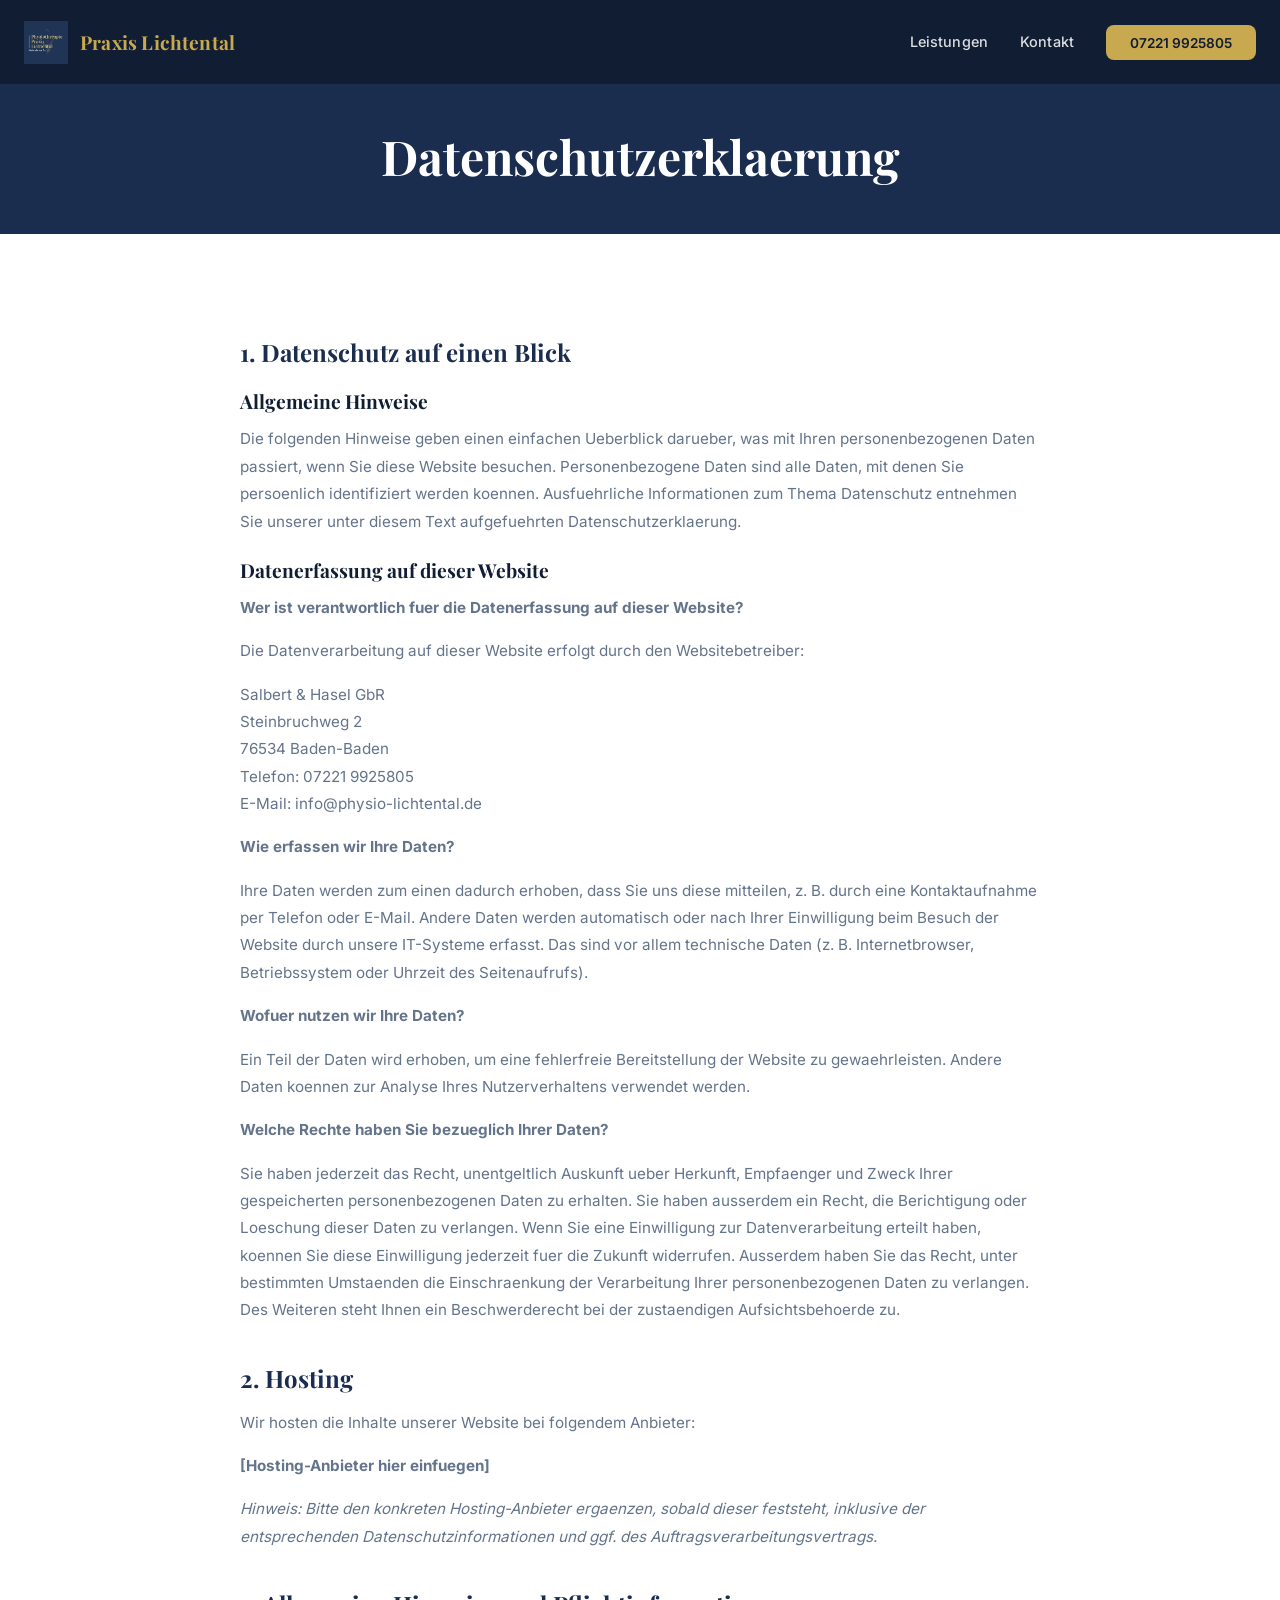
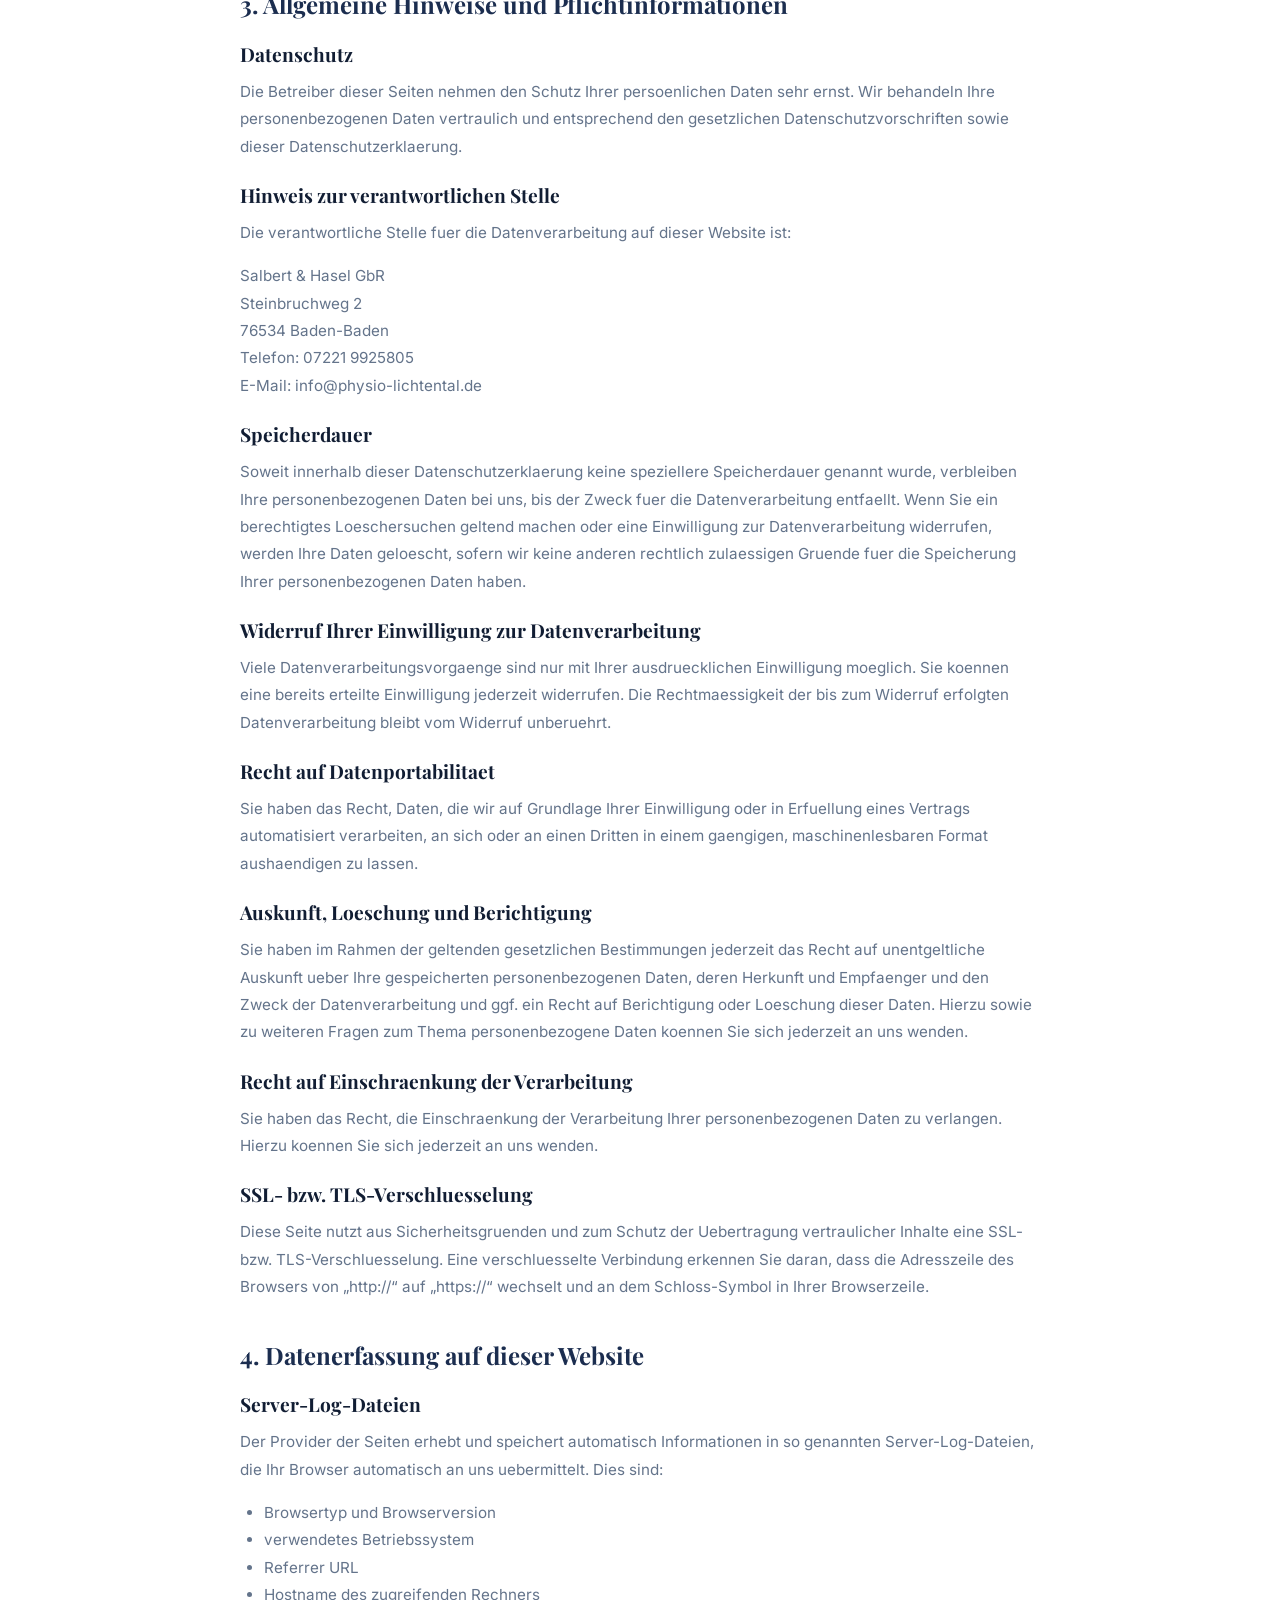
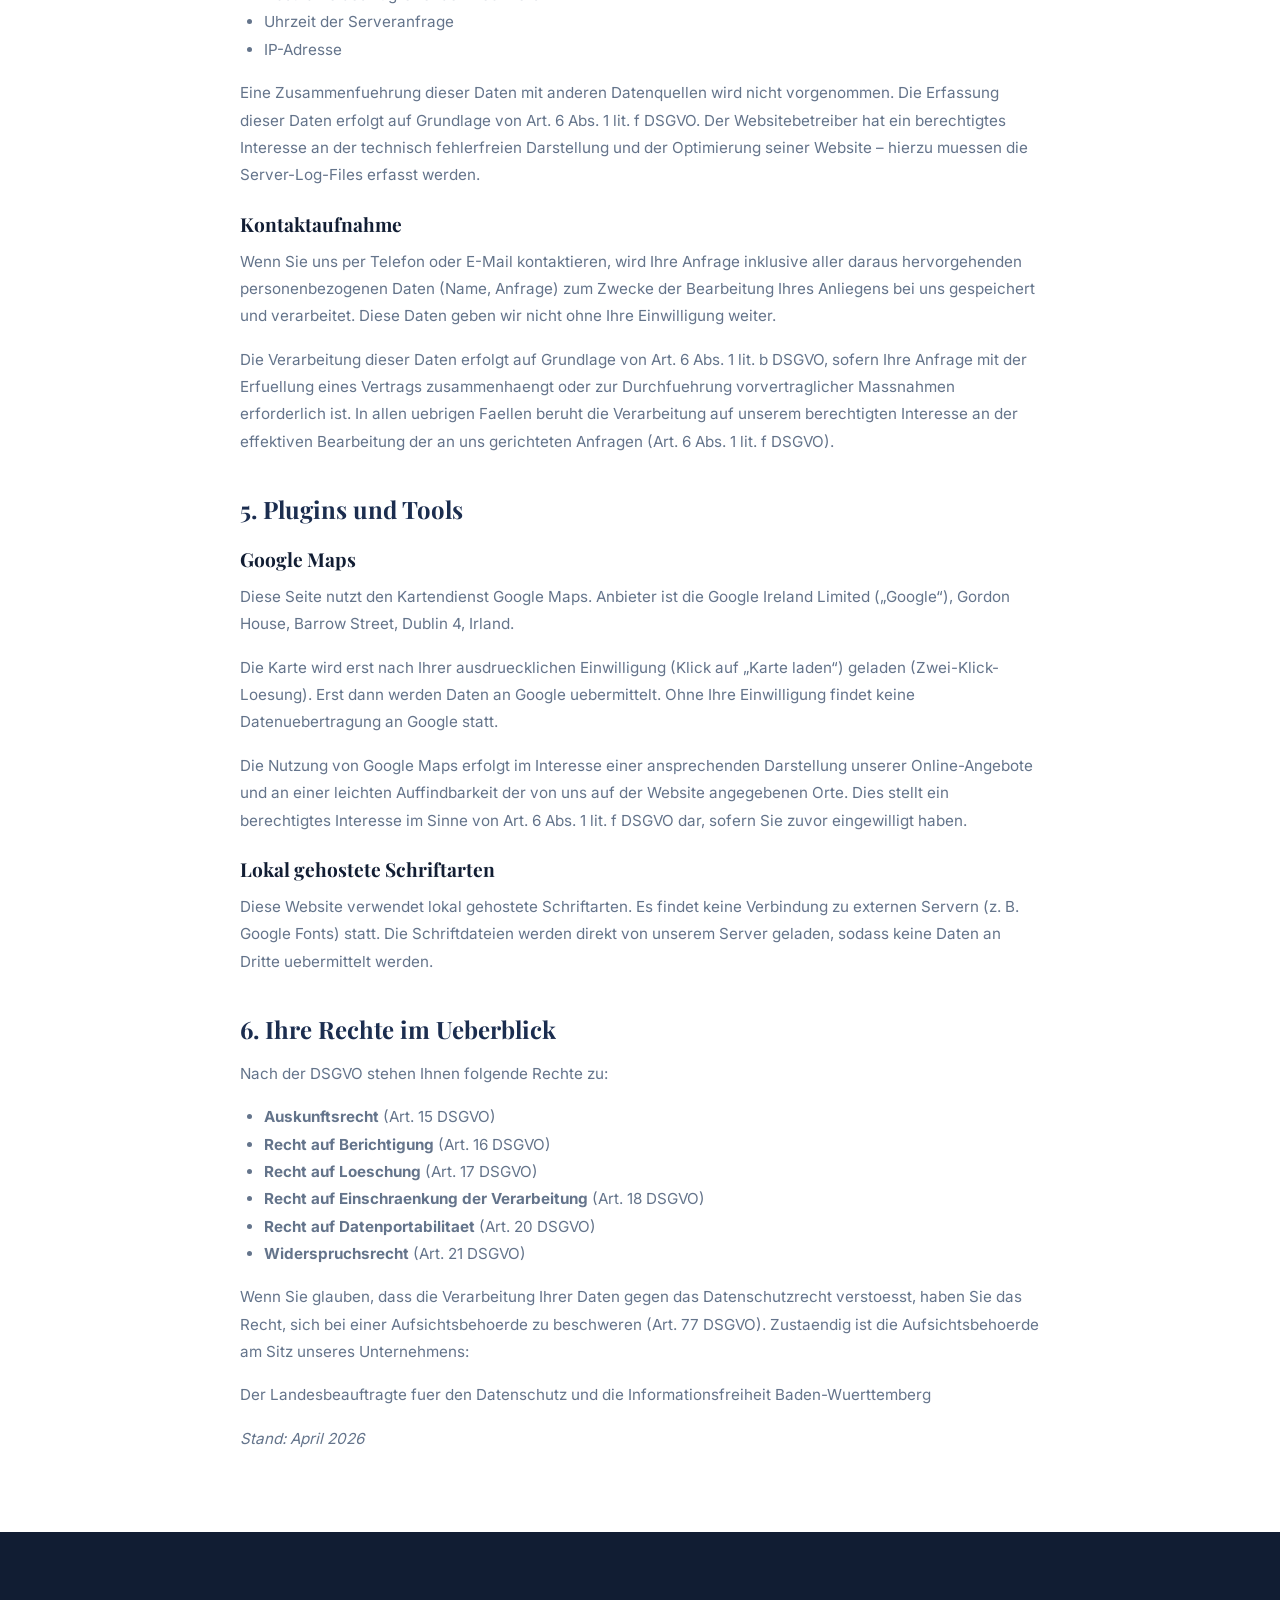
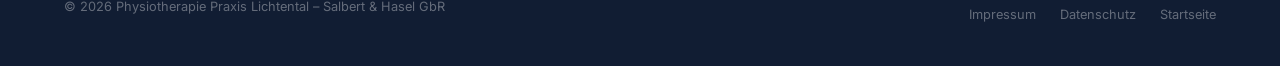
<file: datenschutz.html>
<!DOCTYPE html>
<html lang="de">
<head>
  <meta charset="UTF-8">
  <meta name="viewport" content="width=device-width, initial-scale=1.0">
  <title>Datenschutzerklaerung – Physiotherapie Praxis Lichtental</title>
  <meta name="description" content="Datenschutzerklaerung der Physiotherapie Praxis Lichtental, Baden-Baden. Informationen zum Datenschutz nach DSGVO.">
  <meta name="robots" content="noindex, follow">
  <link rel="canonical" href="https://www.physio-lichtental.de/datenschutz.html">
  <link rel="icon" type="image/svg+xml" href="/favicon.svg">
  <link rel="preload" href="/fonts/playfair-display-v37-latin-regular.woff2" as="font" type="font/woff2" crossorigin>
  <link rel="preload" href="/fonts/inter-v18-latin-regular.woff2" as="font" type="font/woff2" crossorigin>
  <link rel="stylesheet" href="/css/style.css">

  <script type="application/ld+json">
  {
    "@context": "https://schema.org",
    "@type": "BreadcrumbList",
    "itemListElement": [
      { "@type": "ListItem", "position": 1, "name": "Start", "item": "https://www.physio-lichtental.de/" },
      { "@type": "ListItem", "position": 2, "name": "Datenschutz", "item": "https://www.physio-lichtental.de/datenschutz.html" }
    ]
  }
  </script>
</head>
<body>

  <a href="#main" class="sr-only">Zum Inhalt springen</a>

  <!-- Header -->
  <header class="header header--scrolled" role="banner">
    <div class="header__inner">
      <a href="/" class="header__logo" aria-label="Zurueck zur Startseite">
        <img src="/Bilder/logo-ptl.jpg" alt="Logo Physiotherapie Praxis Lichtental" width="44" height="44">
        <span>Praxis Lichtental</span>
      </a>
      <nav aria-label="Hauptnavigation">
        <ul class="nav__list">
          <li><a href="/#leistungen" class="nav__link">Leistungen</a></li>
          <li><a href="/#kontakt" class="nav__link">Kontakt</a></li>
          <li><a href="tel:+4972219925805" class="nav__cta">07221 9925805</a></li>
        </ul>
      </nav>
    </div>
  </header>

  <main id="main" role="main">
    <div class="page-header">
      <div class="container">
        <h1 class="page-header__title">Datenschutzerklaerung</h1>
      </div>
    </div>

    <div class="page-content container">

      <h2>1. Datenschutz auf einen Blick</h2>

      <h3>Allgemeine Hinweise</h3>
      <p>Die folgenden Hinweise geben einen einfachen Ueberblick darueber, was mit Ihren personenbezogenen Daten passiert, wenn Sie diese Website besuchen. Personenbezogene Daten sind alle Daten, mit denen Sie persoenlich identifiziert werden koennen. Ausfuehrliche Informationen zum Thema Datenschutz entnehmen Sie unserer unter diesem Text aufgefuehrten Datenschutzerklaerung.</p>

      <h3>Datenerfassung auf dieser Website</h3>
      <p><strong>Wer ist verantwortlich fuer die Datenerfassung auf dieser Website?</strong></p>
      <p>Die Datenverarbeitung auf dieser Website erfolgt durch den Websitebetreiber:</p>
      <p>
        Salbert &amp; Hasel GbR<br>
        Steinbruchweg 2<br>
        76534 Baden-Baden<br>
        Telefon: 07221 9925805<br>
        E-Mail: info@physio-lichtental.de
      </p>

      <p><strong>Wie erfassen wir Ihre Daten?</strong></p>
      <p>Ihre Daten werden zum einen dadurch erhoben, dass Sie uns diese mitteilen, z.&nbsp;B. durch eine Kontaktaufnahme per Telefon oder E-Mail. Andere Daten werden automatisch oder nach Ihrer Einwilligung beim Besuch der Website durch unsere IT-Systeme erfasst. Das sind vor allem technische Daten (z.&nbsp;B. Internetbrowser, Betriebssystem oder Uhrzeit des Seitenaufrufs).</p>

      <p><strong>Wofuer nutzen wir Ihre Daten?</strong></p>
      <p>Ein Teil der Daten wird erhoben, um eine fehlerfreie Bereitstellung der Website zu gewaehrleisten. Andere Daten koennen zur Analyse Ihres Nutzerverhaltens verwendet werden.</p>

      <p><strong>Welche Rechte haben Sie bezueglich Ihrer Daten?</strong></p>
      <p>Sie haben jederzeit das Recht, unentgeltlich Auskunft ueber Herkunft, Empfaenger und Zweck Ihrer gespeicherten personenbezogenen Daten zu erhalten. Sie haben ausserdem ein Recht, die Berichtigung oder Loeschung dieser Daten zu verlangen. Wenn Sie eine Einwilligung zur Datenverarbeitung erteilt haben, koennen Sie diese Einwilligung jederzeit fuer die Zukunft widerrufen. Ausserdem haben Sie das Recht, unter bestimmten Umstaenden die Einschraenkung der Verarbeitung Ihrer personenbezogenen Daten zu verlangen. Des Weiteren steht Ihnen ein Beschwerderecht bei der zustaendigen Aufsichtsbehoerde zu.</p>

      <h2>2. Hosting</h2>
      <p>Wir hosten die Inhalte unserer Website bei folgendem Anbieter:</p>
      <p><strong>[Hosting-Anbieter hier einfuegen]</strong></p>
      <p><em>Hinweis: Bitte den konkreten Hosting-Anbieter ergaenzen, sobald dieser feststeht, inklusive der entsprechenden Datenschutzinformationen und ggf. des Auftragsverarbeitungsvertrags.</em></p>

      <h2>3. Allgemeine Hinweise und Pflichtinformationen</h2>

      <h3>Datenschutz</h3>
      <p>Die Betreiber dieser Seiten nehmen den Schutz Ihrer persoenlichen Daten sehr ernst. Wir behandeln Ihre personenbezogenen Daten vertraulich und entsprechend den gesetzlichen Datenschutzvorschriften sowie dieser Datenschutzerklaerung.</p>

      <h3>Hinweis zur verantwortlichen Stelle</h3>
      <p>Die verantwortliche Stelle fuer die Datenverarbeitung auf dieser Website ist:</p>
      <p>
        Salbert &amp; Hasel GbR<br>
        Steinbruchweg 2<br>
        76534 Baden-Baden<br>
        Telefon: 07221 9925805<br>
        E-Mail: info@physio-lichtental.de
      </p>

      <h3>Speicherdauer</h3>
      <p>Soweit innerhalb dieser Datenschutzerklaerung keine speziellere Speicherdauer genannt wurde, verbleiben Ihre personenbezogenen Daten bei uns, bis der Zweck fuer die Datenverarbeitung entfaellt. Wenn Sie ein berechtigtes Loeschersuchen geltend machen oder eine Einwilligung zur Datenverarbeitung widerrufen, werden Ihre Daten geloescht, sofern wir keine anderen rechtlich zulaessigen Gruende fuer die Speicherung Ihrer personenbezogenen Daten haben.</p>

      <h3>Widerruf Ihrer Einwilligung zur Datenverarbeitung</h3>
      <p>Viele Datenverarbeitungsvorgaenge sind nur mit Ihrer ausdruecklichen Einwilligung moeglich. Sie koennen eine bereits erteilte Einwilligung jederzeit widerrufen. Die Rechtmaessigkeit der bis zum Widerruf erfolgten Datenverarbeitung bleibt vom Widerruf unberuehrt.</p>

      <h3>Recht auf Datenportabilitaet</h3>
      <p>Sie haben das Recht, Daten, die wir auf Grundlage Ihrer Einwilligung oder in Erfuellung eines Vertrags automatisiert verarbeiten, an sich oder an einen Dritten in einem gaengigen, maschinenlesbaren Format aushaendigen zu lassen.</p>

      <h3>Auskunft, Loeschung und Berichtigung</h3>
      <p>Sie haben im Rahmen der geltenden gesetzlichen Bestimmungen jederzeit das Recht auf unentgeltliche Auskunft ueber Ihre gespeicherten personenbezogenen Daten, deren Herkunft und Empfaenger und den Zweck der Datenverarbeitung und ggf. ein Recht auf Berichtigung oder Loeschung dieser Daten. Hierzu sowie zu weiteren Fragen zum Thema personenbezogene Daten koennen Sie sich jederzeit an uns wenden.</p>

      <h3>Recht auf Einschraenkung der Verarbeitung</h3>
      <p>Sie haben das Recht, die Einschraenkung der Verarbeitung Ihrer personenbezogenen Daten zu verlangen. Hierzu koennen Sie sich jederzeit an uns wenden.</p>

      <h3>SSL- bzw. TLS-Verschluesselung</h3>
      <p>Diese Seite nutzt aus Sicherheitsgruenden und zum Schutz der Uebertragung vertraulicher Inhalte eine SSL- bzw. TLS-Verschluesselung. Eine verschluesselte Verbindung erkennen Sie daran, dass die Adresszeile des Browsers von &bdquo;http://&ldquo; auf &bdquo;https://&ldquo; wechselt und an dem Schloss-Symbol in Ihrer Browserzeile.</p>

      <h2>4. Datenerfassung auf dieser Website</h2>

      <h3>Server-Log-Dateien</h3>
      <p>Der Provider der Seiten erhebt und speichert automatisch Informationen in so genannten Server-Log-Dateien, die Ihr Browser automatisch an uns uebermittelt. Dies sind:</p>
      <ul>
        <li>Browsertyp und Browserversion</li>
        <li>verwendetes Betriebssystem</li>
        <li>Referrer URL</li>
        <li>Hostname des zugreifenden Rechners</li>
        <li>Uhrzeit der Serveranfrage</li>
        <li>IP-Adresse</li>
      </ul>
      <p>Eine Zusammenfuehrung dieser Daten mit anderen Datenquellen wird nicht vorgenommen. Die Erfassung dieser Daten erfolgt auf Grundlage von Art. 6 Abs. 1 lit. f DSGVO. Der Websitebetreiber hat ein berechtigtes Interesse an der technisch fehlerfreien Darstellung und der Optimierung seiner Website &ndash; hierzu muessen die Server-Log-Files erfasst werden.</p>

      <h3>Kontaktaufnahme</h3>
      <p>Wenn Sie uns per Telefon oder E-Mail kontaktieren, wird Ihre Anfrage inklusive aller daraus hervorgehenden personenbezogenen Daten (Name, Anfrage) zum Zwecke der Bearbeitung Ihres Anliegens bei uns gespeichert und verarbeitet. Diese Daten geben wir nicht ohne Ihre Einwilligung weiter.</p>
      <p>Die Verarbeitung dieser Daten erfolgt auf Grundlage von Art. 6 Abs. 1 lit. b DSGVO, sofern Ihre Anfrage mit der Erfuellung eines Vertrags zusammenhaengt oder zur Durchfuehrung vorvertraglicher Massnahmen erforderlich ist. In allen uebrigen Faellen beruht die Verarbeitung auf unserem berechtigten Interesse an der effektiven Bearbeitung der an uns gerichteten Anfragen (Art. 6 Abs. 1 lit. f DSGVO).</p>

      <h2>5. Plugins und Tools</h2>

      <h3>Google Maps</h3>
      <p>Diese Seite nutzt den Kartendienst Google Maps. Anbieter ist die Google Ireland Limited (&bdquo;Google&ldquo;), Gordon House, Barrow Street, Dublin 4, Irland.</p>
      <p>Die Karte wird erst nach Ihrer ausdruecklichen Einwilligung (Klick auf &bdquo;Karte laden&ldquo;) geladen (Zwei-Klick-Loesung). Erst dann werden Daten an Google uebermittelt. Ohne Ihre Einwilligung findet keine Datenuebertragung an Google statt.</p>
      <p>Die Nutzung von Google Maps erfolgt im Interesse einer ansprechenden Darstellung unserer Online-Angebote und an einer leichten Auffindbarkeit der von uns auf der Website angegebenen Orte. Dies stellt ein berechtigtes Interesse im Sinne von Art. 6 Abs. 1 lit. f DSGVO dar, sofern Sie zuvor eingewilligt haben.</p>

      <h3>Lokal gehostete Schriftarten</h3>
      <p>Diese Website verwendet lokal gehostete Schriftarten. Es findet keine Verbindung zu externen Servern (z.&nbsp;B. Google Fonts) statt. Die Schriftdateien werden direkt von unserem Server geladen, sodass keine Daten an Dritte uebermittelt werden.</p>

      <h2>6. Ihre Rechte im Ueberblick</h2>
      <p>Nach der DSGVO stehen Ihnen folgende Rechte zu:</p>
      <ul>
        <li><strong>Auskunftsrecht</strong> (Art. 15 DSGVO)</li>
        <li><strong>Recht auf Berichtigung</strong> (Art. 16 DSGVO)</li>
        <li><strong>Recht auf Loeschung</strong> (Art. 17 DSGVO)</li>
        <li><strong>Recht auf Einschraenkung der Verarbeitung</strong> (Art. 18 DSGVO)</li>
        <li><strong>Recht auf Datenportabilitaet</strong> (Art. 20 DSGVO)</li>
        <li><strong>Widerspruchsrecht</strong> (Art. 21 DSGVO)</li>
      </ul>
      <p>Wenn Sie glauben, dass die Verarbeitung Ihrer Daten gegen das Datenschutzrecht verstoesst, haben Sie das Recht, sich bei einer Aufsichtsbehoerde zu beschweren (Art. 77 DSGVO). Zustaendig ist die Aufsichtsbehoerde am Sitz unseres Unternehmens:</p>
      <p>Der Landesbeauftragte fuer den Datenschutz und die Informationsfreiheit Baden-Wuerttemberg</p>

      <p><em>Stand: April 2026</em></p>

    </div>
  </main>

  <!-- Footer -->
  <footer class="footer" role="contentinfo">
    <div class="container">
      <div class="footer__bottom" style="border-top: none; padding-top: 0;">
        <p class="footer__copyright">&copy; <span class="footer__year">2026</span> Physiotherapie Praxis Lichtental &ndash; Salbert &amp; Hasel GbR</p>
        <div class="footer__legal">
          <a href="/impressum.html">Impressum</a>
          <a href="/datenschutz.html">Datenschutz</a>
          <a href="/">Startseite</a>
        </div>
      </div>
    </div>
  </footer>

  <script src="/js/main.js" defer></script>
</body>
</html>
</file>
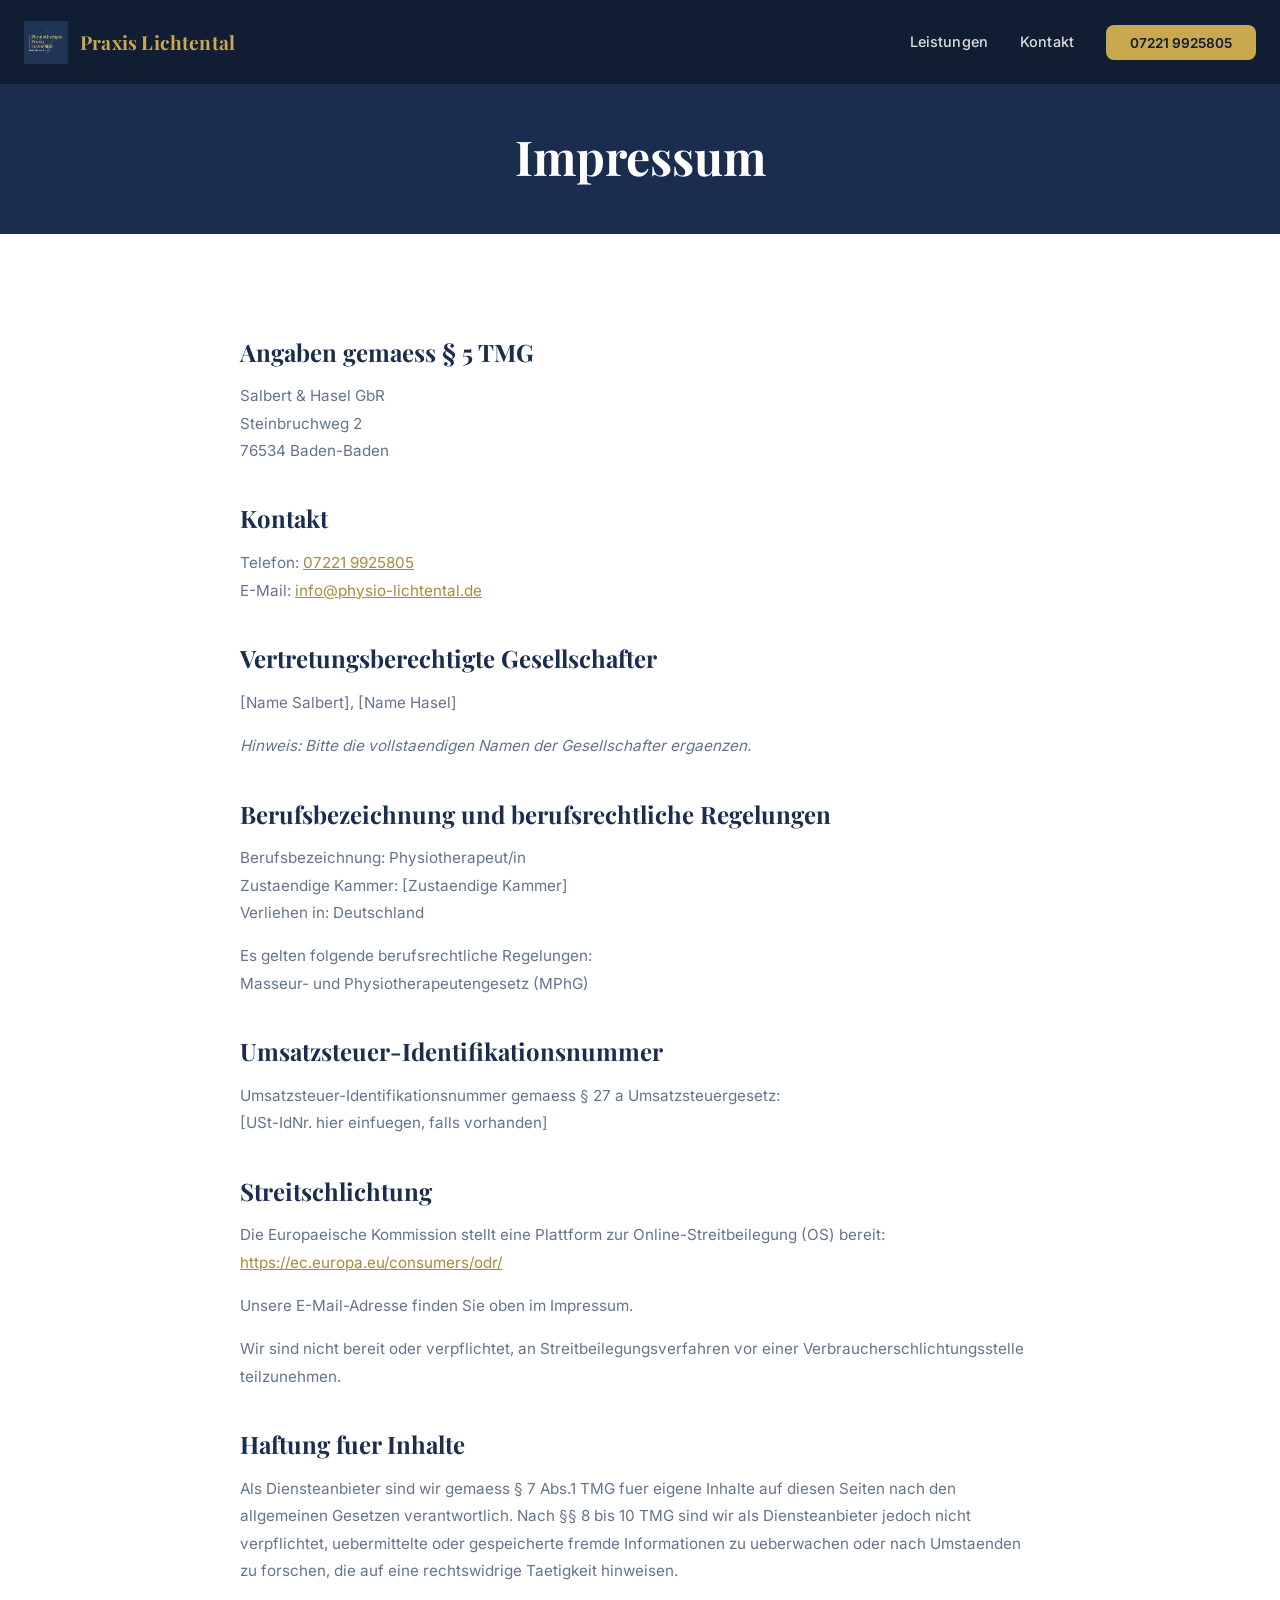
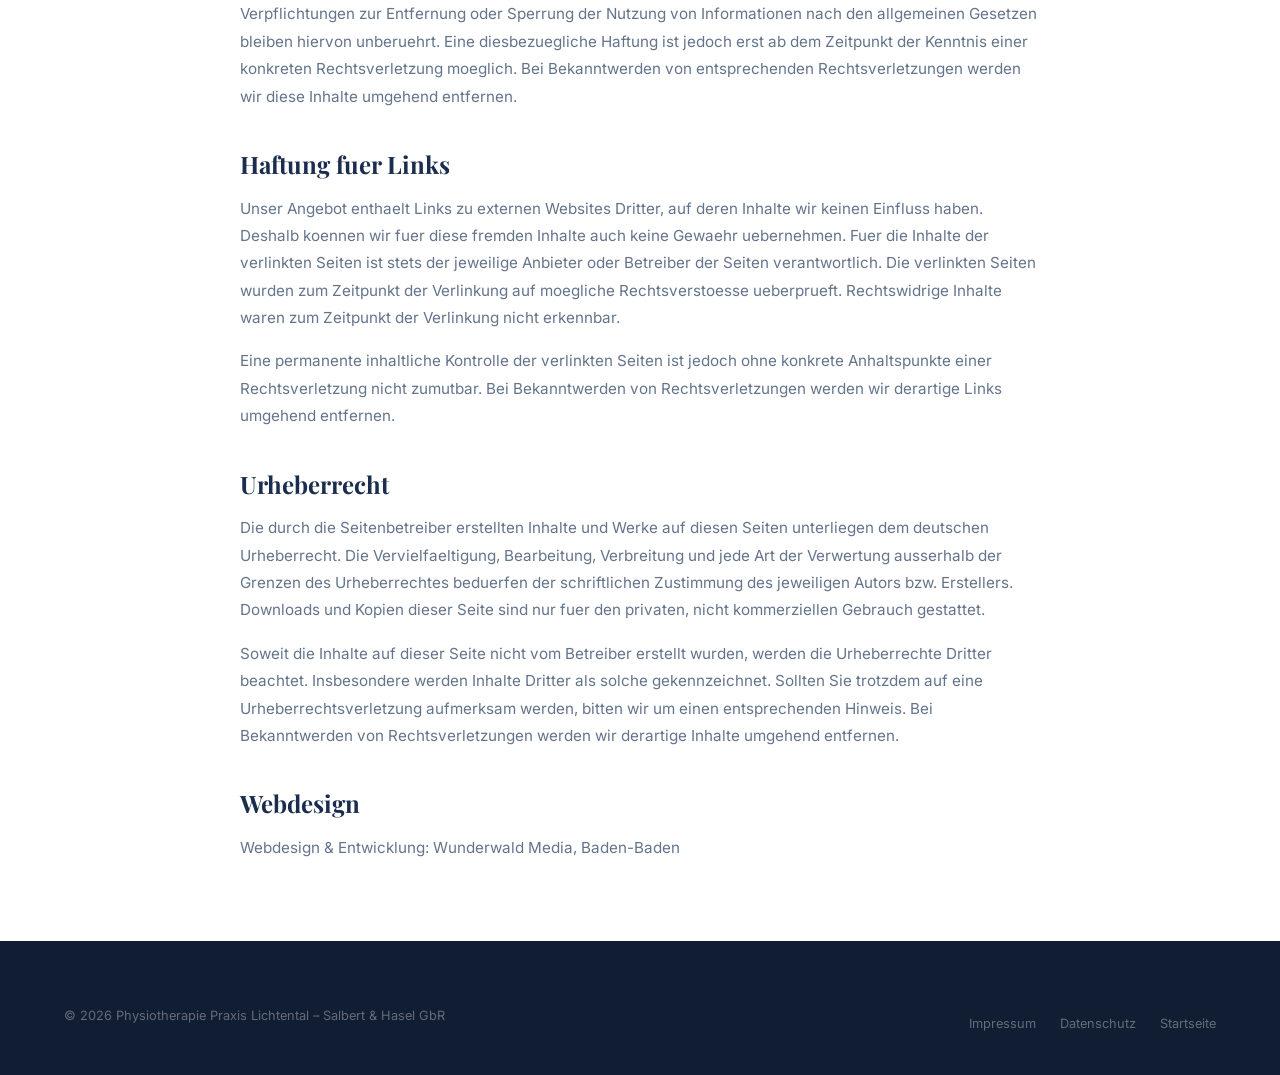
<file: impressum.html>
<!DOCTYPE html>
<html lang="de">
<head>
  <meta charset="UTF-8">
  <meta name="viewport" content="width=device-width, initial-scale=1.0">
  <title>Impressum – Physiotherapie Praxis Lichtental</title>
  <meta name="description" content="Impressum der Physiotherapie Praxis Lichtental, Salbert & Hasel GbR, Steinbruchweg 2, 76534 Baden-Baden.">
  <meta name="robots" content="noindex, follow">
  <link rel="canonical" href="https://www.physio-lichtental.de/impressum.html">
  <link rel="icon" type="image/svg+xml" href="/favicon.svg">
  <link rel="preload" href="/fonts/playfair-display-v37-latin-regular.woff2" as="font" type="font/woff2" crossorigin>
  <link rel="preload" href="/fonts/inter-v18-latin-regular.woff2" as="font" type="font/woff2" crossorigin>
  <link rel="stylesheet" href="/css/style.css">

  <script type="application/ld+json">
  {
    "@context": "https://schema.org",
    "@type": "BreadcrumbList",
    "itemListElement": [
      { "@type": "ListItem", "position": 1, "name": "Start", "item": "https://www.physio-lichtental.de/" },
      { "@type": "ListItem", "position": 2, "name": "Impressum", "item": "https://www.physio-lichtental.de/impressum.html" }
    ]
  }
  </script>
</head>
<body>

  <a href="#main" class="sr-only">Zum Inhalt springen</a>

  <!-- Header -->
  <header class="header header--scrolled" role="banner">
    <div class="header__inner">
      <a href="/" class="header__logo" aria-label="Zurueck zur Startseite">
        <img src="/Bilder/logo-ptl.jpg" alt="Logo Physiotherapie Praxis Lichtental" width="44" height="44">
        <span>Praxis Lichtental</span>
      </a>
      <nav aria-label="Hauptnavigation">
        <ul class="nav__list">
          <li><a href="/#leistungen" class="nav__link">Leistungen</a></li>
          <li><a href="/#kontakt" class="nav__link">Kontakt</a></li>
          <li><a href="tel:+4972219925805" class="nav__cta">07221 9925805</a></li>
        </ul>
      </nav>
    </div>
  </header>

  <main id="main" role="main">
    <div class="page-header">
      <div class="container">
        <h1 class="page-header__title">Impressum</h1>
      </div>
    </div>

    <div class="page-content container">

      <h2>Angaben gemaess &sect; 5 TMG</h2>
      <p>
        Salbert &amp; Hasel GbR<br>
        Steinbruchweg 2<br>
        76534 Baden-Baden
      </p>

      <h2>Kontakt</h2>
      <p>
        Telefon: <a href="tel:+4972219925805">07221 9925805</a><br>
        E-Mail: <a href="mailto:info@physio-lichtental.de">info@physio-lichtental.de</a>
      </p>

      <h2>Vertretungsberechtigte Gesellschafter</h2>
      <p>[Name Salbert], [Name Hasel]</p>
      <p><em>Hinweis: Bitte die vollstaendigen Namen der Gesellschafter ergaenzen.</em></p>

      <h2>Berufsbezeichnung und berufsrechtliche Regelungen</h2>
      <p>
        Berufsbezeichnung: Physiotherapeut/in<br>
        Zustaendige Kammer: [Zustaendige Kammer]<br>
        Verliehen in: Deutschland
      </p>
      <p>
        Es gelten folgende berufsrechtliche Regelungen:<br>
        Masseur- und Physiotherapeutengesetz (MPhG)
      </p>

      <h2>Umsatzsteuer-Identifikationsnummer</h2>
      <p>Umsatzsteuer-Identifikationsnummer gemaess &sect; 27 a Umsatzsteuergesetz:<br>
      [USt-IdNr. hier einfuegen, falls vorhanden]</p>

      <h2>Streitschlichtung</h2>
      <p>Die Europaeische Kommission stellt eine Plattform zur Online-Streitbeilegung (OS) bereit: <a href="https://ec.europa.eu/consumers/odr/" target="_blank" rel="noopener noreferrer">https://ec.europa.eu/consumers/odr/</a></p>
      <p>Unsere E-Mail-Adresse finden Sie oben im Impressum.</p>
      <p>Wir sind nicht bereit oder verpflichtet, an Streitbeilegungsverfahren vor einer Verbraucherschlichtungsstelle teilzunehmen.</p>

      <h2>Haftung fuer Inhalte</h2>
      <p>Als Diensteanbieter sind wir gemaess &sect; 7 Abs.1 TMG fuer eigene Inhalte auf diesen Seiten nach den allgemeinen Gesetzen verantwortlich. Nach &sect;&sect; 8 bis 10 TMG sind wir als Diensteanbieter jedoch nicht verpflichtet, uebermittelte oder gespeicherte fremde Informationen zu ueberwachen oder nach Umstaenden zu forschen, die auf eine rechtswidrige Taetigkeit hinweisen.</p>
      <p>Verpflichtungen zur Entfernung oder Sperrung der Nutzung von Informationen nach den allgemeinen Gesetzen bleiben hiervon unberuehrt. Eine diesbezuegliche Haftung ist jedoch erst ab dem Zeitpunkt der Kenntnis einer konkreten Rechtsverletzung moeglich. Bei Bekanntwerden von entsprechenden Rechtsverletzungen werden wir diese Inhalte umgehend entfernen.</p>

      <h2>Haftung fuer Links</h2>
      <p>Unser Angebot enthaelt Links zu externen Websites Dritter, auf deren Inhalte wir keinen Einfluss haben. Deshalb koennen wir fuer diese fremden Inhalte auch keine Gewaehr uebernehmen. Fuer die Inhalte der verlinkten Seiten ist stets der jeweilige Anbieter oder Betreiber der Seiten verantwortlich. Die verlinkten Seiten wurden zum Zeitpunkt der Verlinkung auf moegliche Rechtsverstoesse ueberprueft. Rechtswidrige Inhalte waren zum Zeitpunkt der Verlinkung nicht erkennbar.</p>
      <p>Eine permanente inhaltliche Kontrolle der verlinkten Seiten ist jedoch ohne konkrete Anhaltspunkte einer Rechtsverletzung nicht zumutbar. Bei Bekanntwerden von Rechtsverletzungen werden wir derartige Links umgehend entfernen.</p>

      <h2>Urheberrecht</h2>
      <p>Die durch die Seitenbetreiber erstellten Inhalte und Werke auf diesen Seiten unterliegen dem deutschen Urheberrecht. Die Vervielfaeltigung, Bearbeitung, Verbreitung und jede Art der Verwertung ausserhalb der Grenzen des Urheberrechtes beduerfen der schriftlichen Zustimmung des jeweiligen Autors bzw. Erstellers. Downloads und Kopien dieser Seite sind nur fuer den privaten, nicht kommerziellen Gebrauch gestattet.</p>
      <p>Soweit die Inhalte auf dieser Seite nicht vom Betreiber erstellt wurden, werden die Urheberrechte Dritter beachtet. Insbesondere werden Inhalte Dritter als solche gekennzeichnet. Sollten Sie trotzdem auf eine Urheberrechtsverletzung aufmerksam werden, bitten wir um einen entsprechenden Hinweis. Bei Bekanntwerden von Rechtsverletzungen werden wir derartige Inhalte umgehend entfernen.</p>

      <h2>Webdesign</h2>
      <p>Webdesign &amp; Entwicklung: Wunderwald Media, Baden-Baden</p>

    </div>
  </main>

  <!-- Footer -->
  <footer class="footer" role="contentinfo">
    <div class="container">
      <div class="footer__bottom" style="border-top: none; padding-top: 0;">
        <p class="footer__copyright">&copy; <span class="footer__year">2026</span> Physiotherapie Praxis Lichtental &ndash; Salbert &amp; Hasel GbR</p>
        <div class="footer__legal">
          <a href="/impressum.html">Impressum</a>
          <a href="/datenschutz.html">Datenschutz</a>
          <a href="/">Startseite</a>
        </div>
      </div>
    </div>
  </footer>

  <script src="/js/main.js" defer></script>
</body>
</html>
</file>
<file: css/style.css>
/* ============================================================
   Physiotherapie Praxis Lichtental – Premium Stylesheet v2
   Farben aus Logo: Navy #1b2d4f, Gold #c8a94f
   ============================================================ */

/* --- Font Face (DSGVO-konform, lokal gehostet) --- */
@font-face {
  font-family: 'Playfair Display';
  font-style: normal;
  font-weight: 400;
  font-display: swap;
  src: url('../fonts/playfair-display-v37-latin-regular.woff2') format('woff2');
}
@font-face {
  font-family: 'Playfair Display';
  font-style: normal;
  font-weight: 700;
  font-display: swap;
  src: url('../fonts/playfair-display-v37-latin-700.woff2') format('woff2');
}
@font-face {
  font-family: 'Playfair Display';
  font-style: italic;
  font-weight: 400;
  font-display: swap;
  src: url('../fonts/playfair-display-v37-latin-italic.woff2') format('woff2');
}
@font-face {
  font-family: 'Inter';
  font-style: normal;
  font-weight: 400;
  font-display: swap;
  src: url('../fonts/inter-v18-latin-regular.woff2') format('woff2');
}
@font-face {
  font-family: 'Inter';
  font-style: normal;
  font-weight: 500;
  font-display: swap;
  src: url('../fonts/inter-v18-latin-500.woff2') format('woff2');
}
@font-face {
  font-family: 'Inter';
  font-style: normal;
  font-weight: 600;
  font-display: swap;
  src: url('../fonts/inter-v18-latin-600.woff2') format('woff2');
}
@font-face {
  font-family: 'Inter';
  font-style: normal;
  font-weight: 700;
  font-display: swap;
  src: url('../fonts/inter-v18-latin-700.woff2') format('woff2');
}

/* --- Custom Properties --- */
:root {
  --color-primary: #1b2d4f;
  --color-primary-light: #2a4368;
  --color-primary-dark: #111d33;
  --color-secondary: #c8a94f;
  --color-secondary-light: #d9be6f;
  --color-secondary-dark: #a68b3a;
  --color-accent: #c8a94f;
  --color-bg: #ffffff;
  --color-bg-alt: #f7f7f3;
  --color-bg-dark: #1b2d4f;
  --color-bg-darker: #111d33;
  --color-text: #1a1a1a;
  --color-text-light: #64748b;
  --color-text-inverse: #ffffff;
  --color-border: #e2e8f0;
  --color-success: #16a34a;
  --font-heading: 'Playfair Display', 'Georgia', 'Times New Roman', serif;
  --font-body: 'Inter', -apple-system, BlinkMacSystemFont, 'Segoe UI', sans-serif;
  --section-padding: clamp(4rem, 8vw, 7rem);
  --container-max: 1200px;
  --container-wide: 1400px;
  --transition-fast: 0.2s ease;
  --transition-base: 0.3s ease;
  --transition-slow: 0.6s ease;
  --radius-sm: 8px;
  --radius-md: 12px;
  --radius-lg: 16px;
  --radius-xl: 24px;
  --shadow-sm: 0 2px 8px rgba(0,0,0,0.06);
  --shadow-md: 0 8px 30px rgba(0,0,0,0.08);
  --shadow-lg: 0 16px 50px rgba(0,0,0,0.12);
  --shadow-img: 0 12px 40px rgba(0,0,0,0.15);
}

/* --- Reset & Base --- */
*, *::before, *::after { box-sizing: border-box; margin: 0; padding: 0; }
html { scroll-behavior: smooth; -webkit-font-smoothing: antialiased; -moz-osx-font-smoothing: grayscale; }
body { font-family: var(--font-body); font-size: 1rem; line-height: 1.7; color: var(--color-text); background-color: var(--color-bg); overflow-x: hidden; }
img { max-width: 100%; height: auto; display: block; }
a { text-decoration: none; color: inherit; transition: color var(--transition-fast); }
ul, ol { list-style: none; }

/* --- Accessibility --- */
.sr-only { position: absolute; width: 1px; height: 1px; padding: 0; margin: -1px; overflow: hidden; clip: rect(0,0,0,0); white-space: nowrap; border: 0; }
.sr-only:focus { position: fixed; top: 0; left: 0; width: auto; height: auto; padding: 1rem 2rem; margin: 0; overflow: visible; clip: auto; white-space: normal; background: var(--color-secondary); color: var(--color-primary-dark); font-weight: 600; z-index: 10000; }
:focus-visible { outline: 2px solid var(--color-secondary); outline-offset: 2px; }

/* --- Typography --- */
h1, h2, h3, h4, h5, h6 { font-family: var(--font-heading); font-weight: 700; line-height: 1.2; color: var(--color-primary-dark); }
h1 { font-size: clamp(2.5rem, 5vw, 4rem); }
h2 { font-size: clamp(2rem, 4vw, 3rem); }
h3 { font-size: clamp(1.25rem, 2.5vw, 1.75rem); }
h4 { font-size: clamp(1.1rem, 2vw, 1.35rem); }
p { margin-bottom: 1rem; }

/* --- Layout --- */
.container { width: 100%; max-width: var(--container-max); margin: 0 auto; padding: 0 1.5rem; }
.container--wide { max-width: var(--container-wide); }
.section { padding: var(--section-padding) 0; }
.section--dark { background-color: var(--color-bg-dark); color: var(--color-text-inverse); }
.section--dark h2, .section--dark h3, .section--dark h4 { color: var(--color-text-inverse); }
.section--alt { background-color: var(--color-bg-alt); }

/* --- Section Header (reusable) --- */
.section-header { text-align: center; max-width: 700px; margin: 0 auto 3.5rem; }
.section-header__label { display: inline-block; font-family: var(--font-body); font-size: 0.8rem; font-weight: 600; letter-spacing: 0.15em; text-transform: uppercase; color: var(--color-secondary); margin-bottom: 0.75rem; }
.section-header__title { margin-bottom: 1rem; }
.section-header__divider { width: 60px; height: 2px; background: var(--color-secondary); margin: 1.25rem auto; border: none; }
.section-header__text { color: var(--color-text-light); font-size: 1.05rem; line-height: 1.8; }
.section--dark .section-header__text { color: rgba(255, 255, 255, 0.7); }

/* --- Buttons --- */
.btn { display: inline-flex; align-items: center; gap: 0.5rem; padding: 0.9rem 2rem; font-family: var(--font-body); font-size: 0.95rem; font-weight: 600; border-radius: var(--radius-sm); border: 2px solid transparent; cursor: pointer; transition: all var(--transition-base); letter-spacing: 0.02em; }
.btn--primary { background-color: var(--color-secondary); color: var(--color-primary-dark); border-color: var(--color-secondary); }
.btn--primary:hover { background-color: var(--color-secondary-dark); border-color: var(--color-secondary-dark); transform: translateY(-2px); box-shadow: 0 4px 20px rgba(200, 169, 79, 0.3); }
.btn--outline { background-color: transparent; color: var(--color-text-inverse); border-color: rgba(255, 255, 255, 0.4); }
.btn--outline:hover { border-color: var(--color-secondary); color: var(--color-secondary); transform: translateY(-2px); }
.btn--outline-dark { background-color: transparent; color: var(--color-primary); border-color: var(--color-primary); }
.btn--outline-dark:hover { background-color: var(--color-primary); color: var(--color-text-inverse); transform: translateY(-2px); }

/* ============================================================
   HEADER / NAVIGATION
   ============================================================ */
.header { position: fixed; top: 0; left: 0; width: 100%; z-index: 1000; padding: 1.25rem 0; transition: all var(--transition-base); background-color: rgba(17, 29, 51, 0.97); backdrop-filter: blur(12px); }
.header--scrolled { padding: 0.75rem 0; box-shadow: 0 2px 30px rgba(0, 0, 0, 0.15); }
.header__inner { display: flex; align-items: center; justify-content: space-between; max-width: var(--container-wide); margin: 0 auto; padding: 0 1.5rem; }
.header__logo { display: flex; align-items: center; gap: 0.75rem; color: var(--color-secondary); font-family: var(--font-heading); font-size: 1.2rem; font-weight: 700; z-index: 1001; letter-spacing: 0.01em; }
.header__logo:hover { color: var(--color-secondary-light); }
.nav__list { display: flex; align-items: center; gap: 2rem; }
.nav__link { color: rgba(255, 255, 255, 0.85); font-size: 0.9rem; font-weight: 500; letter-spacing: 0.01em; position: relative; padding: 0.25rem 0; }
.nav__link::after { content: ''; position: absolute; bottom: -2px; left: 0; width: 0; height: 1.5px; background-color: var(--color-secondary); transition: width var(--transition-base); }
.nav__link:hover, .nav__link--active { color: var(--color-secondary); }
.nav__link:hover::after, .nav__link--active::after { width: 100%; }
.nav__cta { padding: 0.6rem 1.5rem; background-color: var(--color-secondary); color: var(--color-primary-dark); font-weight: 600; font-size: 0.85rem; border-radius: var(--radius-sm); transition: all var(--transition-base); }
.nav__cta:hover { background-color: var(--color-secondary-light); transform: translateY(-1px); }

/* Mobile Menu Toggle */
.nav__toggle { display: none; flex-direction: column; gap: 5px; background: none; border: none; cursor: pointer; padding: 0.5rem; z-index: 1001; }
.nav__toggle span { display: block; width: 24px; height: 2px; background-color: var(--color-text-inverse); transition: all var(--transition-base); transform-origin: center; }
.nav__toggle--active span:nth-child(1) { transform: rotate(45deg) translate(5px, 5px); }
.nav__toggle--active span:nth-child(2) { opacity: 0; }
.nav__toggle--active span:nth-child(3) { transform: rotate(-45deg) translate(5px, -5px); }

@media (max-width: 991px) {
  .nav__toggle { display: flex; }
  .nav { position: fixed; top: 0; right: -100%; width: 100%; height: 100vh; height: 100dvh; background-color: var(--color-primary-dark); display: flex; align-items: center; justify-content: center; transition: right var(--transition-slow); }
  .nav--open { right: 0; }
  .nav__list { flex-direction: column; gap: 1.75rem; text-align: center; }
  .nav__link { font-size: 1.25rem; }
  .nav__cta { font-size: 1rem; padding: 0.8rem 2rem; }
}

/* ============================================================
   HERO SECTION – v3 Split Layout, hell
   ============================================================ */
.hero {
  position: relative;
  min-height: 100vh;
  min-height: 100dvh;
  display: grid;
  grid-template-columns: 1fr 1fr;
  overflow: hidden;
  background: #fff;
}

/* Linke Seite: Textinhalt */
.hero__left {
  display: flex;
  flex-direction: column;
  justify-content: center;
  padding: 8rem 4rem 4rem 6rem;
  position: relative;
  z-index: 2;
}

/* Zierlicher Goldstreifen links */
.hero__left::before {
  content: '';
  position: absolute;
  left: 3rem;
  top: 50%;
  transform: translateY(-50%);
  width: 3px;
  height: 120px;
  background: linear-gradient(to bottom, transparent, var(--color-secondary), transparent);
}

/* Rechte Seite: Foto */
.hero__right {
  position: relative;
  overflow: hidden;
}

.hero__right img {
  width: 100%;
  height: 100%;
  object-fit: cover;
  object-position: center center;
}

.hero__right::after {
  content: '';
  position: absolute;
  inset: 0;
  background: linear-gradient(to right, rgba(255,255,255,0.15) 0%, transparent 30%);
}

.hero__subheadline {
  display: inline-block;
  font-family: var(--font-body);
  font-size: 0.8rem;
  font-weight: 600;
  letter-spacing: 0.2em;
  text-transform: uppercase;
  color: var(--color-secondary-dark);
  margin-bottom: 1.5rem;
  opacity: 0;
  animation: fadeInUp 1s ease 0.3s forwards;
}

.hero__title {
  font-family: var(--font-heading);
  font-size: clamp(2.2rem, 3.5vw, 3.75rem);
  font-weight: 700;
  color: var(--color-primary-dark);
  line-height: 1.15;
  margin-bottom: 1rem;
  opacity: 0;
  animation: fadeInUp 1s ease 0.5s forwards;
}

.hero__title em {
  color: var(--color-primary);
  font-style: normal;
}

.hero__tagline {
  font-family: var(--font-heading);
  font-style: italic;
  font-size: clamp(1rem, 1.5vw, 1.3rem);
  color: var(--color-text-light);
  margin-bottom: 1.25rem;
  opacity: 0;
  animation: fadeInUp 1s ease 0.7s forwards;
}

.hero__text {
  font-size: 1rem;
  color: var(--color-text-light);
  max-width: 460px;
  margin: 0 0 2.5rem;
  opacity: 0;
  animation: fadeInUp 1s ease 0.9s forwards;
  line-height: 1.75;
}

.hero__actions {
  display: flex;
  gap: 1rem;
  flex-wrap: wrap;
  opacity: 0;
  animation: fadeInUp 1s ease 1.1s forwards;
}

/* Pill-Badge oben rechts im Bild */
.hero__badge {
  position: absolute;
  bottom: 2.5rem;
  left: -1.5rem;
  z-index: 3;
  background: #fff;
  padding: 0.85rem 1.5rem;
  border-radius: var(--radius-lg);
  box-shadow: var(--shadow-lg);
  display: flex;
  align-items: center;
  gap: 0.75rem;
  opacity: 0;
  animation: fadeInUp 1s ease 1.2s forwards;
}

.hero__badge-stars {
  color: var(--color-secondary);
  font-size: 0.95rem;
  letter-spacing: 0.05em;
}

.hero__badge-text {
  font-size: 0.8rem;
  font-weight: 600;
  color: var(--color-primary-dark);
  line-height: 1.3;
}

.hero__badge-sub {
  font-size: 0.72rem;
  font-weight: 400;
  color: var(--color-text-light);
}

.hero__scroll {
  position: absolute;
  bottom: 2rem;
  left: 3rem;
  display: flex;
  flex-direction: column;
  align-items: center;
  gap: 0.5rem;
  color: var(--color-text-light);
  font-size: 0.7rem;
  letter-spacing: 0.1em;
  text-transform: uppercase;
  animation: fadeIn 1s ease 1.5s forwards;
  opacity: 0;
  z-index: 2;
}

.hero__scroll-line {
  width: 1px;
  height: 36px;
  background: linear-gradient(to bottom, var(--color-secondary), transparent);
  animation: scrollLine 2s ease infinite;
}

/* Mobile Hero */
@media (max-width: 768px) {
  .hero {
    grid-template-columns: 1fr;
    grid-template-rows: auto 1fr;
    min-height: 100dvh;
  }

  .hero__left {
    padding: 7rem 1.5rem 2.5rem;
    order: 2;
  }

  .hero__left::before { display: none; }

  .hero__right {
    order: 1;
    height: 45vh;
  }

  .hero__badge {
    bottom: auto;
    top: 1rem;
    left: 1rem;
    padding: 0.6rem 1rem;
  }

  .hero__scroll { display: none; }

  .hero__title { font-size: clamp(1.9rem, 6vw, 2.75rem); }
  .hero__text { max-width: 100%; }
}

/* ============================================================
   TRUST BAR
   ============================================================ */
.trust-bar {
  background: var(--color-bg);
  border-top: 1px solid var(--color-border);
  border-bottom: 1px solid var(--color-border);
  padding: 1.75rem 0;
  position: relative;
  z-index: 1;
}

.trust-bar__grid {
  display: grid;
  grid-template-columns: repeat(4, 1fr);
  gap: 2rem;
  text-align: center;
}

.trust-bar__item {
  display: flex;
  flex-direction: column;
  align-items: center;
  gap: 0.35rem;
}

.trust-bar__number {
  font-family: var(--font-heading);
  font-size: 1.75rem;
  font-weight: 700;
  color: var(--color-primary);
  line-height: 1;
}

.trust-bar__label {
  font-size: 0.8rem;
  color: var(--color-text-light);
  font-weight: 500;
}

.trust-bar__stars {
  color: var(--color-secondary);
  font-size: 1rem;
  letter-spacing: 0.1em;
}

@media (max-width: 768px) {
  .trust-bar__grid {
    grid-template-columns: repeat(2, 1fr);
    gap: 1.5rem;
  }
}

@media (max-width: 480px) {
  .trust-bar__grid {
    grid-template-columns: 1fr 1fr;
    gap: 1.25rem;
  }
  .trust-bar__number { font-size: 1.5rem; }
}

/* ============================================================
   EMPATHIE-SEKTION "Kennst Du das?"
   ============================================================ */
.empathy {
  padding: var(--section-padding) 0;
  background: var(--color-bg);
}

.empathy__intro {
  text-align: center;
  max-width: 650px;
  margin: 0 auto 3rem;
}

.empathy__grid {
  display: grid;
  grid-template-columns: repeat(3, 1fr);
  gap: 2rem;
}

.empathy-card {
  padding: 2.5rem 2rem;
  background: var(--color-bg-alt);
  border-radius: var(--radius-lg);
  border: 1px solid var(--color-border);
  transition: all var(--transition-base);
  position: relative;
}

.empathy-card:hover {
  transform: translateY(-4px);
  box-shadow: var(--shadow-md);
  border-color: rgba(200, 169, 79, 0.2);
}

.empathy-card__icon {
  width: 56px;
  height: 56px;
  display: flex;
  align-items: center;
  justify-content: center;
  background: rgba(200, 169, 79, 0.1);
  border-radius: var(--radius-md);
  margin-bottom: 1.5rem;
  color: var(--color-secondary);
}

.empathy-card__icon svg {
  width: 28px;
  height: 28px;
  stroke-width: 1.5;
}

.empathy-card__title {
  font-family: var(--font-heading);
  font-size: 1.2rem;
  color: var(--color-primary-dark);
  margin-bottom: 0.75rem;
}

.empathy-card__text {
  color: var(--color-text-light);
  font-size: 0.95rem;
  line-height: 1.7;
  margin-bottom: 0;
}

.empathy__cta {
  text-align: center;
  margin-top: 3rem;
}

.empathy__cta-text {
  font-family: var(--font-heading);
  font-style: italic;
  font-size: 1.25rem;
  color: var(--color-primary);
  max-width: 600px;
  margin: 0 auto;
}

@media (max-width: 768px) {
  .empathy__grid {
    grid-template-columns: 1fr;
    gap: 1.5rem;
  }
}

/* ============================================================
   STEPS SECTION – "3 Schritte zu Ihrer Gesundheit"
   ============================================================ */
.steps {
  padding: var(--section-padding) 0;
  background: var(--color-bg);
  position: relative;
}

.steps__grid {
  display: grid;
  grid-template-columns: repeat(3, 1fr);
  gap: 2rem;
  position: relative;
  margin-top: 1rem;
}

/* Verbindungslinie zwischen den Schritten */
.steps__grid::before {
  content: '';
  position: absolute;
  top: 48px;
  left: 16.66%;
  right: 16.66%;
  height: 1px;
  background: linear-gradient(to right, transparent, rgba(200, 169, 79, 0.4), rgba(200, 169, 79, 0.4), transparent);
  z-index: 0;
  pointer-events: none;
}

.step-card {
  text-align: center;
  position: relative;
  z-index: 1;
  padding: 0 1rem;
}

.step-card__number {
  display: inline-flex;
  align-items: center;
  justify-content: center;
  width: 96px;
  height: 96px;
  border-radius: 50%;
  background: var(--color-bg);
  border: 2px solid var(--color-secondary);
  color: var(--color-primary-dark);
  font-family: var(--font-heading);
  font-size: 2.25rem;
  font-weight: 700;
  margin: 0 auto 1.5rem;
  position: relative;
  transition: all var(--transition-base);
  box-shadow: 0 4px 20px rgba(200, 169, 79, 0.15);
}

.step-card:hover .step-card__number {
  background: var(--color-secondary);
  color: #fff;
  transform: translateY(-4px);
  box-shadow: 0 10px 30px rgba(200, 169, 79, 0.3);
}

.step-card__title {
  font-family: var(--font-heading);
  font-size: 1.25rem;
  color: var(--color-primary-dark);
  margin-bottom: 0.75rem;
  line-height: 1.3;
}

.step-card__text {
  color: var(--color-text-light);
  font-size: 0.95rem;
  line-height: 1.7;
  max-width: 320px;
  margin: 0 auto;
}

.steps__cta {
  text-align: center;
  margin-top: 3.5rem;
}

.steps__cta-text {
  font-family: var(--font-heading);
  font-style: italic;
  font-size: 1.1rem;
  color: var(--color-text-light);
  margin-bottom: 1.5rem;
}

.steps__cta .btn {
  padding: 1.05rem 2.5rem;
  font-size: 1rem;
}

@media (max-width: 768px) {
  .steps__grid {
    grid-template-columns: 1fr;
    gap: 2.5rem;
  }
  .steps__grid::before { display: none; }
  .step-card__number {
    width: 80px;
    height: 80px;
    font-size: 1.85rem;
  }
}

/* ============================================================
   PHILOSOPHIE / ABOUT SECTION
   ============================================================ */
.about__grid {
  display: grid;
  grid-template-columns: 1fr 1fr;
  gap: 4rem;
  align-items: center;
}

.about__content { max-width: 540px; }

.about__quote {
  font-family: var(--font-heading);
  font-style: italic;
  font-size: 1.35rem;
  color: var(--color-primary);
  line-height: 1.6;
  padding-left: 1.5rem;
  border-left: 3px solid var(--color-secondary);
  margin: 2rem 0;
}

.about__image-wrapper { position: relative; }

.about__image {
  width: 100%;
  aspect-ratio: 4/5;
  object-fit: cover;
  border-radius: var(--radius-lg);
  box-shadow: var(--shadow-img);
}

.about__image-accent {
  position: absolute;
  top: -1rem;
  right: -1rem;
  width: 120px;
  height: 120px;
  border: 2px solid var(--color-secondary);
  border-radius: var(--radius-lg);
  pointer-events: none;
}

.about__stats {
  display: grid;
  grid-template-columns: repeat(3, 1fr);
  gap: 2rem;
  margin-top: 3rem;
  padding-top: 2rem;
  border-top: 1px solid var(--color-border);
}

.stat__number { font-family: var(--font-heading); font-size: 2.5rem; font-weight: 700; color: var(--color-secondary); line-height: 1; margin-bottom: 0.25rem; }
.stat__label { font-size: 0.85rem; color: var(--color-text-light); line-height: 1.4; }

@media (max-width: 768px) {
  .about__grid { grid-template-columns: 1fr; gap: 2.5rem; }
  .about__content { max-width: 100%; order: 2; }
  .about__image-wrapper { order: 1; }
  .about__stats { grid-template-columns: repeat(3, 1fr); gap: 1rem; }
  .stat__number { font-size: 2rem; }
}

/* ============================================================
   LEISTUNGEN / SERVICES SECTION
   ============================================================ */
.services__grid {
  display: grid;
  grid-template-columns: repeat(3, 1fr);
  gap: 1.5rem;
}

.service-card {
  position: relative;
  padding: 2.5rem 2rem;
  background: var(--color-bg);
  border: 1px solid var(--color-border);
  border-radius: var(--radius-lg);
  transition: all var(--transition-base);
  overflow: hidden;
}

.service-card::before {
  content: '';
  position: absolute;
  top: 0;
  left: 0;
  width: 100%;
  height: 3px;
  background: var(--color-secondary);
  border-radius: var(--radius-lg) var(--radius-lg) 0 0;
  transform: scaleX(0);
  transform-origin: left;
  transition: transform var(--transition-base);
}

.service-card:hover {
  transform: translateY(-6px);
  box-shadow: var(--shadow-lg);
  border-color: transparent;
}

.service-card:hover::before { transform: scaleX(1); }

.service-card__icon {
  width: 56px;
  height: 56px;
  display: flex;
  align-items: center;
  justify-content: center;
  margin-bottom: 1.5rem;
  background: rgba(200, 169, 79, 0.1);
  border-radius: var(--radius-md);
  color: var(--color-secondary);
}

.service-card__icon svg { width: 28px; height: 28px; stroke-width: 1.5; }
.service-card__title { font-family: var(--font-heading); font-size: 1.3rem; margin-bottom: 0.75rem; color: var(--color-primary-dark); }
.service-card__text { color: var(--color-text-light); font-size: 0.95rem; line-height: 1.7; margin-bottom: 0; }

@media (max-width: 991px) { .services__grid { grid-template-columns: repeat(2, 1fr); } }
@media (max-width: 576px) { .services__grid { grid-template-columns: 1fr; } }

/* ============================================================
   PRAXIS / GALLERY SECTION – v2 Premium Redesign
   ============================================================ */
.praxis-showcase {
  padding: 2.5rem 0 3rem;
  background: var(--color-bg-alt);
  color: var(--color-text);
}

.praxis__hero-row {
  display: grid;
  grid-template-columns: 1.2fr 1fr;
  gap: 3rem;
  align-items: center;
  margin-bottom: 3.5rem;
}

.praxis__hero-image {
  border-radius: var(--radius-xl);
  overflow: hidden;
  box-shadow: var(--shadow-img);
}

.praxis__hero-image img {
  width: 100%;
  aspect-ratio: 4/3;
  object-fit: cover;
  transition: transform var(--transition-slow);
}

.praxis__hero-image:hover img {
  transform: scale(1.03);
}

.praxis__hero-text h3 {
  font-size: clamp(1.4rem, 3vw, 2rem);
  color: var(--color-primary-dark);
  margin-bottom: 1rem;
}

.praxis__hero-text p {
  color: var(--color-text-light);
  font-size: 1rem;
  line-height: 1.8;
}

.praxis__mosaic {
  display: grid;
  grid-template-columns: repeat(4, 1fr);
  gap: 1rem;
}

.praxis__mosaic-item {
  border-radius: var(--radius-lg);
  overflow: hidden;
  box-shadow: var(--shadow-md);
  position: relative;
  cursor: pointer;
}

.praxis__mosaic-item img {
  width: 100%;
  height: 100%;
  min-height: 165px;
  object-fit: cover;
  transition: transform var(--transition-slow);
}

.praxis__mosaic-item:hover img {
  transform: scale(1.06);
}

.praxis__mosaic-item::after {
  content: '';
  position: absolute;
  inset: 0;
  background: linear-gradient(to top, rgba(17, 29, 51, 0.65) 0%, transparent 55%);
  opacity: 0;
  transition: opacity var(--transition-base);
  border-radius: var(--radius-lg);
}

.praxis__mosaic-item:hover::after {
  opacity: 1;
}

.praxis__mosaic-caption {
  position: absolute;
  bottom: 1rem;
  left: 1rem;
  color: var(--color-text-inverse);
  font-size: 0.85rem;
  font-weight: 500;
  z-index: 2;
  opacity: 0;
  transform: translateY(8px);
  transition: all var(--transition-base);
}

.praxis__mosaic-item:hover .praxis__mosaic-caption {
  opacity: 1;
  transform: translateY(0);
}

.praxis__stats-row {
  display: flex;
  justify-content: center;
  gap: 3rem;
  margin-top: 1.25rem;
  padding-top: 1.25rem;
  border-top: 1px solid var(--color-border);
}

.praxis__stat { text-align: center; }

.praxis__stat-number {
  font-family: var(--font-heading);
  font-size: 2rem;
  font-weight: 700;
  color: var(--color-secondary);
  line-height: 1;
}

.praxis__stat-label {
  font-size: 0.78rem;
  color: var(--color-text-light);
  margin-top: 0.25rem;
}

@media (max-width: 991px) {
  .praxis__hero-row { grid-template-columns: 1fr; gap: 2rem; }
  .praxis__mosaic { grid-template-columns: repeat(2, 1fr); }
}

@media (max-width: 576px) {
  .praxis__mosaic { grid-template-columns: 1fr; }
  .praxis__stats-row { gap: 2rem; flex-wrap: wrap; }
  .praxis__stat-number { font-size: 2rem; }
}

/* ============================================================
   AUSSTATTUNG / EQUIPMENT SECTION
   ============================================================ */
.equipment__grid {
  display: grid;
  grid-template-columns: repeat(3, 1fr);
  gap: 2rem;
}

.equipment-card {
  text-align: center;
  padding: 2.5rem 2rem;
  border-radius: var(--radius-lg);
  border: 1px solid var(--color-border);
  transition: all var(--transition-base);
}

.equipment-card:hover {
  box-shadow: var(--shadow-md);
  transform: translateY(-4px);
  border-color: rgba(200, 169, 79, 0.2);
}

.equipment-card__icon {
  width: 64px;
  height: 64px;
  margin: 0 auto 1.5rem;
  display: flex;
  align-items: center;
  justify-content: center;
  border: 2px solid var(--color-secondary);
  border-radius: var(--radius-md);
  color: var(--color-secondary);
}

.equipment-card__icon svg { width: 28px; height: 28px; stroke-width: 1.5; }
.equipment-card__title { font-family: var(--font-heading); font-size: 1.3rem; margin-bottom: 0.5rem; }
.equipment-card__brand { font-size: 0.85rem; font-weight: 600; color: var(--color-secondary); text-transform: uppercase; letter-spacing: 0.08em; margin-bottom: 1rem; }
.equipment-card__text { color: var(--color-text-light); font-size: 0.95rem; line-height: 1.7; margin-bottom: 0; }

@media (max-width: 768px) { .equipment__grid { grid-template-columns: 1fr; gap: 1.5rem; } }

/* ============================================================
   QUALIFIKATION SECTION
   ============================================================ */
.qualification__grid {
  display: grid;
  grid-template-columns: 1fr 1fr;
  gap: 4rem;
  align-items: center;
}

.qualification__image-wrapper { position: relative; }

.qualification__image {
  width: 100%;
  aspect-ratio: 4/3;
  object-fit: cover;
  border-radius: var(--radius-lg);
  box-shadow: var(--shadow-img);
}

.qualification__content { max-width: 540px; }
.qualification__list { margin-top: 1.5rem; }

.qualification__item {
  display: flex;
  align-items: flex-start;
  gap: 1rem;
  padding: 1rem 0;
  border-bottom: 1px solid var(--color-border);
}

.qualification__item-icon { flex-shrink: 0; width: 24px; height: 24px; color: var(--color-secondary); margin-top: 0.15rem; }
.qualification__item-text { font-size: 0.95rem; color: var(--color-text); line-height: 1.6; }

@media (max-width: 768px) {
  .qualification__grid { grid-template-columns: 1fr; gap: 2.5rem; }
  .qualification__content { max-width: 100%; }
}

/* ============================================================
   TESTIMONIALS SECTION – hell (kein Navy)
   ============================================================ */
.testimonials {
  padding: var(--section-padding) 0;
  background: var(--color-bg);
}

.testimonials__grid {
  display: grid;
  grid-template-columns: repeat(3, 1fr);
  gap: 2rem;
}

.testimonial-card {
  background: var(--color-bg-alt);
  border: 1px solid var(--color-border);
  border-radius: var(--radius-lg);
  padding: 2.5rem 2rem;
  display: flex;
  flex-direction: column;
  transition: all var(--transition-base);
}

.testimonial-card:hover {
  transform: translateY(-4px);
  box-shadow: var(--shadow-md);
  border-color: rgba(200, 169, 79, 0.25);
}

.testimonial-card__stars {
  color: var(--color-secondary);
  font-size: 1.1rem;
  letter-spacing: 0.1em;
  margin-bottom: 1.25rem;
}

.testimonial-card__text {
  font-size: 0.95rem;
  line-height: 1.8;
  color: var(--color-text-light);
  flex-grow: 1;
  margin-bottom: 1.5rem;
  font-style: italic;
}

.testimonial-card__author {
  display: flex;
  align-items: center;
  gap: 1rem;
  padding-top: 1.25rem;
  border-top: 1px solid var(--color-border);
}

.testimonial-card__avatar {
  width: 48px;
  height: 48px;
  border-radius: 50%;
  background: var(--color-secondary);
  display: flex;
  align-items: center;
  justify-content: center;
  font-family: var(--font-heading);
  font-size: 1.2rem;
  font-weight: 700;
  color: var(--color-primary-dark);
  flex-shrink: 0;
}

.testimonial-card__name {
  font-weight: 600;
  font-size: 0.95rem;
  color: var(--color-primary-dark);
}

.testimonial-card__source {
  font-size: 0.8rem;
  color: var(--color-text-light);
  margin-top: 0.15rem;
}

.testimonials__footer {
  text-align: center;
  margin-top: 3rem;
  padding-top: 2rem;
}

.testimonials__badge {
  display: inline-flex;
  align-items: center;
  gap: 0.75rem;
  padding: 0.75rem 1.75rem;
  background: rgba(200, 169, 79, 0.08);
  border: 1px solid rgba(200, 169, 79, 0.3);
  border-radius: 50px;
  color: var(--color-secondary-dark);
  font-size: 0.9rem;
  font-weight: 600;
}

.testimonials__badge-stars {
  letter-spacing: 0.05em;
  color: var(--color-secondary);
}

@media (max-width: 991px) {
  .testimonials__grid { grid-template-columns: 1fr; max-width: 600px; margin: 0 auto; }
}

/* ============================================================
   KONTAKT / CONTACT SECTION
   ============================================================ */
.contact__grid { display: grid; grid-template-columns: 1fr 1fr; gap: 4rem; }
.contact__info { display: flex; flex-direction: column; gap: 2rem; }
.contact__item { display: flex; align-items: flex-start; gap: 1rem; }
.contact__item-icon { flex-shrink: 0; width: 48px; height: 48px; display: flex; align-items: center; justify-content: center; border: 1px solid var(--color-border); border-radius: var(--radius-sm); color: var(--color-secondary); }
.contact__item-icon svg { width: 22px; height: 22px; stroke-width: 1.5; }
.contact__item-label { font-size: 0.8rem; font-weight: 600; letter-spacing: 0.1em; text-transform: uppercase; color: var(--color-secondary-dark); margin-bottom: 0.25rem; }
.contact__item-value { font-size: 1rem; color: var(--color-text); line-height: 1.6; }
.contact__item-value a { color: var(--color-primary); transition: color var(--transition-fast); }
.contact__item-value a:hover { color: var(--color-secondary-dark); }

.contact__map { position: relative; background: rgba(255, 255, 255, 0.05); border: 1px solid rgba(255, 255, 255, 0.1); border-radius: var(--radius-lg); min-height: 350px; display: flex; align-items: center; justify-content: center; overflow: hidden; }
.contact__map-placeholder { text-align: center; padding: 2rem; }
.contact__map-placeholder p { color: rgba(255, 255, 255, 0.5); font-size: 0.9rem; margin-bottom: 1rem; }
.contact__map-btn { display: inline-flex; align-items: center; gap: 0.5rem; padding: 0.75rem 1.5rem; border: 1px solid rgba(255, 255, 255, 0.2); border-radius: var(--radius-sm); color: var(--color-text-inverse); font-size: 0.9rem; font-weight: 500; cursor: pointer; background: none; font-family: var(--font-body); transition: all var(--transition-fast); }
.contact__map-btn:hover { border-color: var(--color-secondary); color: var(--color-secondary); }
.contact__map iframe { width: 100%; height: 100%; min-height: 350px; border: none; border-radius: var(--radius-lg); }

@media (max-width: 768px) { .contact__grid { grid-template-columns: 1fr; gap: 3rem; } }

/* ============================================================
   FOOTER
   ============================================================ */
.footer { background-color: var(--color-bg-darker); color: rgba(255, 255, 255, 0.6); padding: 4rem 0 2rem; }
.footer__grid { display: grid; grid-template-columns: 2fr 1fr 1fr; gap: 3rem; margin-bottom: 3rem; }
.footer__brand { max-width: 300px; }
.footer__logo { display: flex; align-items: center; gap: 0.75rem; margin-bottom: 1rem; color: var(--color-secondary); font-family: var(--font-heading); font-size: 1.1rem; font-weight: 700; letter-spacing: 0.01em; }
.footer__logo:hover { color: var(--color-secondary-light); }
.footer__description { font-size: 0.9rem; line-height: 1.7; color: rgba(255, 255, 255, 0.5); }
.footer__heading { font-family: var(--font-body); font-size: 0.85rem; font-weight: 600; letter-spacing: 0.1em; text-transform: uppercase; color: var(--color-text-inverse); margin-bottom: 1.25rem; }
.footer__links { display: flex; flex-direction: column; gap: 0.75rem; }
.footer__link { font-size: 0.9rem; color: rgba(255, 255, 255, 0.5); transition: color var(--transition-fast); }
.footer__link:hover { color: var(--color-secondary); }
.footer__bottom { padding-top: 2rem; border-top: 1px solid rgba(255, 255, 255, 0.08); display: flex; justify-content: space-between; align-items: center; flex-wrap: wrap; gap: 1rem; }
.footer__copyright { font-size: 0.8rem; color: rgba(255, 255, 255, 0.35); }
.footer__legal { display: flex; gap: 1.5rem; }
.footer__legal a { font-size: 0.8rem; color: rgba(255, 255, 255, 0.35); transition: color var(--transition-fast); }
.footer__legal a:hover { color: var(--color-secondary); }

@media (max-width: 768px) {
  .footer__grid { grid-template-columns: 1fr; gap: 2rem; }
  .footer__bottom { flex-direction: column; text-align: center; }
}

/* ============================================================
   ANIMATIONS
   ============================================================ */
@keyframes fadeInUp { from { opacity: 0; transform: translateY(30px); } to { opacity: 1; transform: translateY(0); } }
@keyframes fadeIn { from { opacity: 0; } to { opacity: 1; } }
@keyframes scrollLine { 0% { transform: scaleY(0); transform-origin: top; } 50% { transform: scaleY(1); transform-origin: top; } 51% { transform-origin: bottom; } 100% { transform: scaleY(0); transform-origin: bottom; } }

/* Scroll Reveal */
.reveal { opacity: 0; transform: translateY(40px); transition: opacity 0.8s ease, transform 0.8s ease; }
.reveal--visible { opacity: 1; transform: translateY(0); }
.reveal--delay-1 { transition-delay: 0.1s; }
.reveal--delay-2 { transition-delay: 0.2s; }
.reveal--delay-3 { transition-delay: 0.3s; }
.reveal--delay-4 { transition-delay: 0.4s; }
.reveal--delay-5 { transition-delay: 0.5s; }
.reveal--delay-6 { transition-delay: 0.6s; }

/* ============================================================
   SUBPAGE STYLES (Impressum, Datenschutz)
   ============================================================ */
.page-header { background: var(--color-bg-dark); padding: 8rem 0 3rem; text-align: center; }
.page-header__title { font-family: var(--font-heading); font-size: clamp(2rem, 4vw, 3rem); color: var(--color-text-inverse); }
.page-content { padding: 4rem 0; max-width: 800px; margin: 0 auto; }
.page-content h2 { font-size: 1.5rem; margin-top: 2.5rem; margin-bottom: 1rem; color: var(--color-primary); }
.page-content h3 { font-size: 1.2rem; margin-top: 1.5rem; margin-bottom: 0.75rem; }
.page-content p, .page-content li { font-size: 0.95rem; line-height: 1.8; color: var(--color-text-light); }
.page-content ul { margin-left: 1.5rem; list-style: disc; margin-bottom: 1rem; }
.page-content a { color: var(--color-secondary-dark); text-decoration: underline; }
.page-content a:hover { color: var(--color-primary); }

/* ============================================================
   TEAM CAPTION – Philosophie Abschnitt
   ============================================================ */
.about__team-caption {
  text-align: center;
  margin-top: 1.25rem;
  padding: 1.25rem 1rem 0;
  border-top: 1px solid var(--color-border);
}

.about__team-name {
  font-family: var(--font-heading);
  font-size: 1.1rem;
  font-weight: 700;
  color: var(--color-primary-dark);
  margin-bottom: 0.2rem;
}

.about__team-role {
  font-size: 0.8rem;
  font-weight: 600;
  letter-spacing: 0.1em;
  text-transform: uppercase;
  color: var(--color-secondary-dark);
  margin-bottom: 0.6rem;
}

.about__team-greeting {
  font-family: var(--font-heading);
  font-style: italic;
  font-size: 0.95rem;
  color: var(--color-text-light);
  margin-bottom: 0;
}

/* ============================================================
   FAQ SECTION – GEO-optimiert
   ============================================================ */
.faq {
  padding: var(--section-padding) 0;
  background: var(--color-bg-alt);
}

.faq__list {
  max-width: 820px;
  margin: 0 auto;
}

.faq__item {
  border-bottom: 1px solid var(--color-border);
}

.faq__item:first-child {
  border-top: 1px solid var(--color-border);
}

.faq__item summary {
  list-style: none;
  display: flex;
  justify-content: space-between;
  align-items: center;
  gap: 1rem;
  cursor: pointer;
  padding: 1.4rem 0;
  font-family: var(--font-heading);
  font-size: 1.05rem;
  font-weight: 700;
  color: var(--color-primary-dark);
  user-select: none;
  transition: color var(--transition-fast);
}

.faq__item summary::-webkit-details-marker { display: none; }
.faq__item summary::marker { display: none; }

.faq__item summary:hover { color: var(--color-primary); }

.faq__icon {
  flex-shrink: 0;
  width: 28px;
  height: 28px;
  border-radius: 50%;
  border: 1.5px solid var(--color-secondary);
  display: flex;
  align-items: center;
  justify-content: center;
  color: var(--color-secondary);
  font-size: 1.1rem;
  line-height: 1;
  transition: all var(--transition-fast);
}

.faq__item[open] summary { color: var(--color-primary); }
.faq__item[open] .faq__icon {
  background: var(--color-secondary);
  color: #fff;
  transform: rotate(45deg);
}

.faq__answer {
  padding: 0 0 1.5rem;
  font-size: 0.95rem;
  line-height: 1.8;
  color: var(--color-text-light);
  max-width: 720px;
}

.faq__answer p { margin-bottom: 0.5rem; }
.faq__answer p:last-child { margin-bottom: 0; }

@media (max-width: 768px) {
  .faq__item summary { font-size: 0.95rem; padding: 1.2rem 0; }
}

/* ============================================================
   UTILITY
   ============================================================ */
.text-gold { color: var(--color-secondary); }
.text-center { text-align: center; }
.mt-0 { margin-top: 0; }
.mb-0 { margin-bottom: 0; }
</file>
